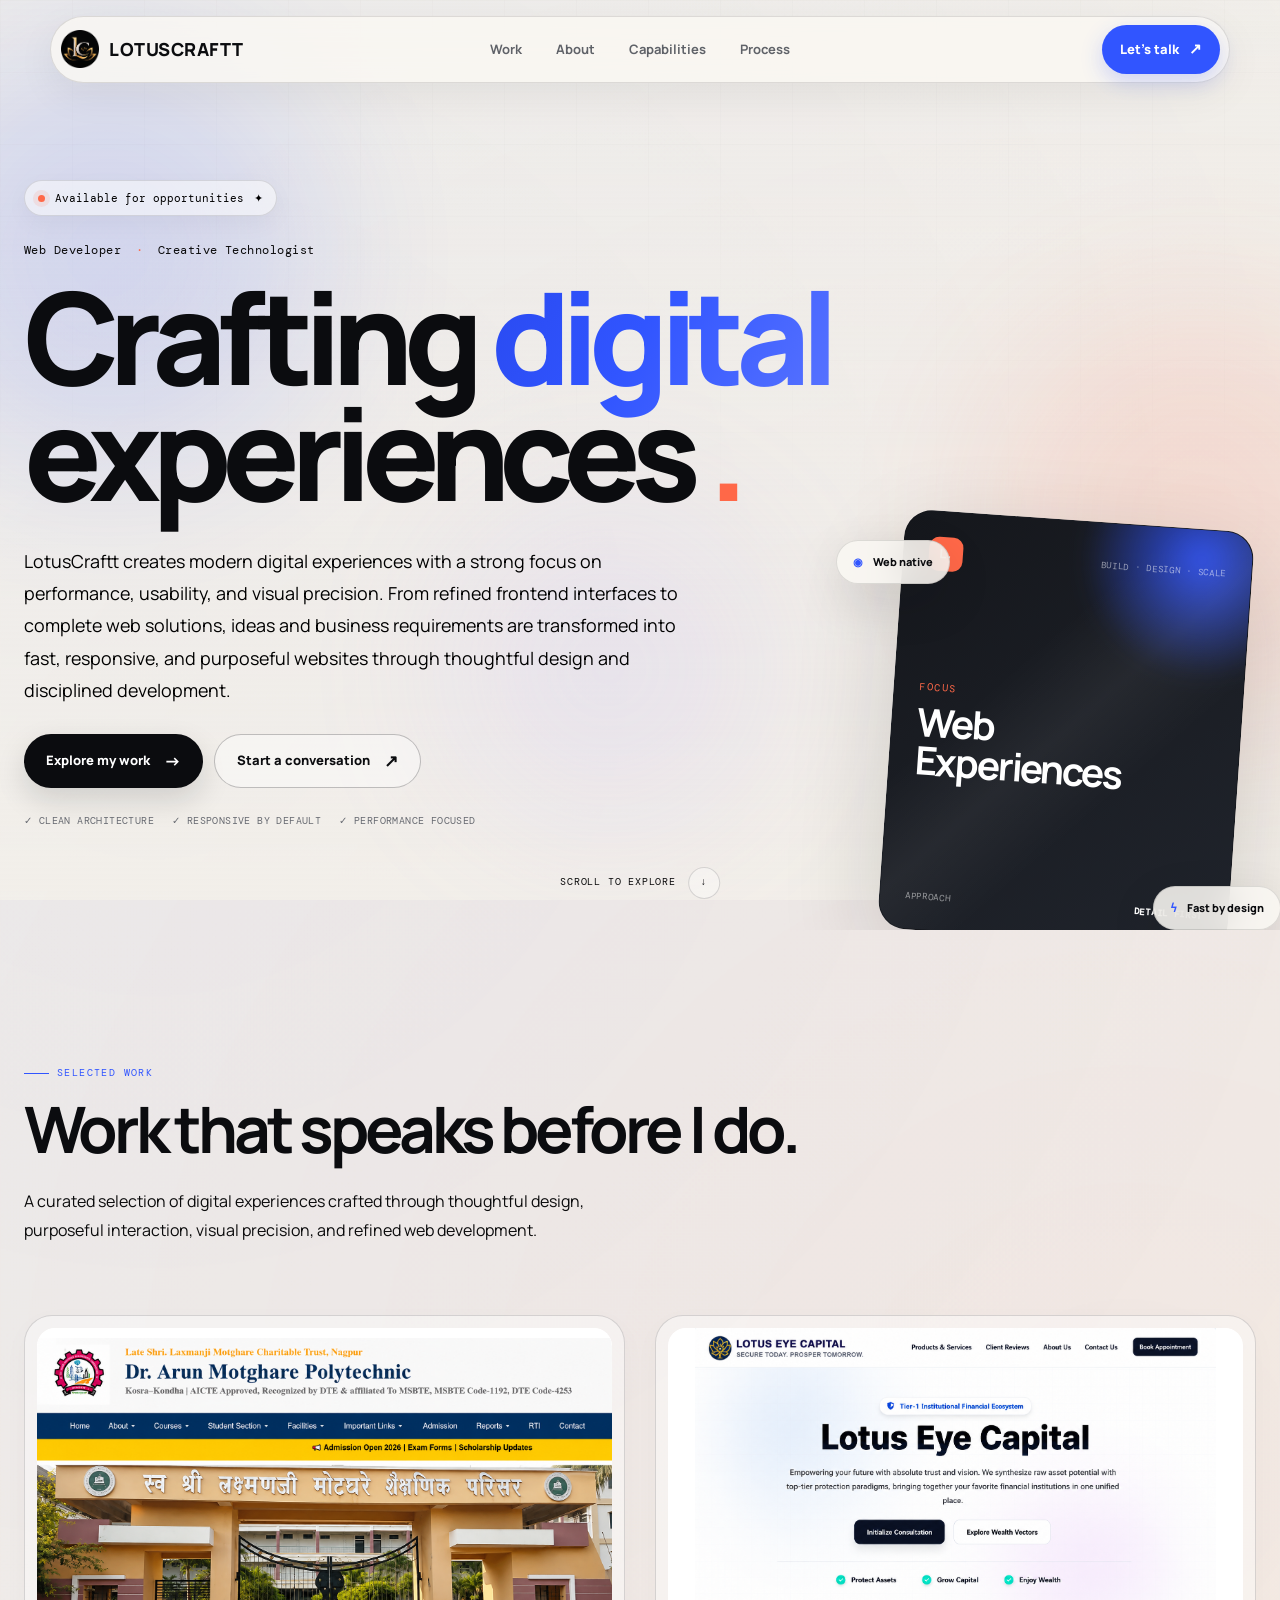
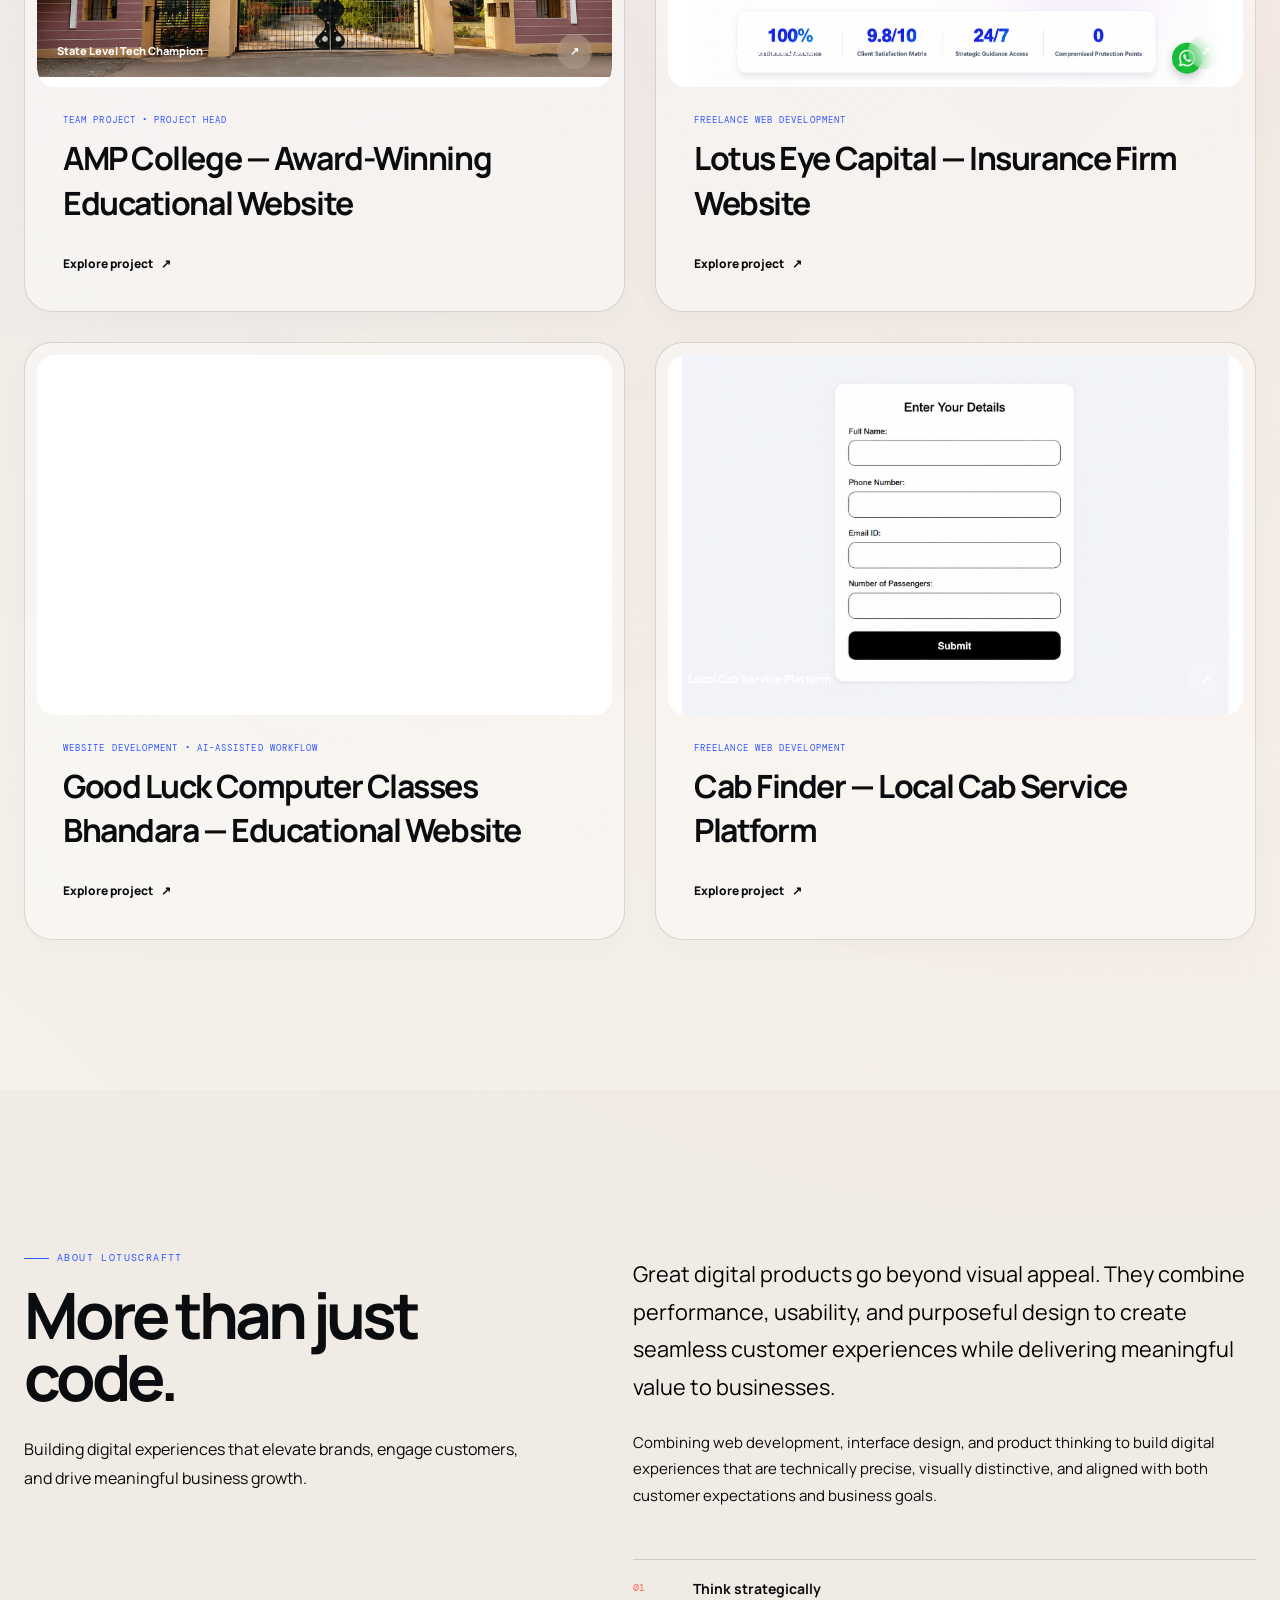
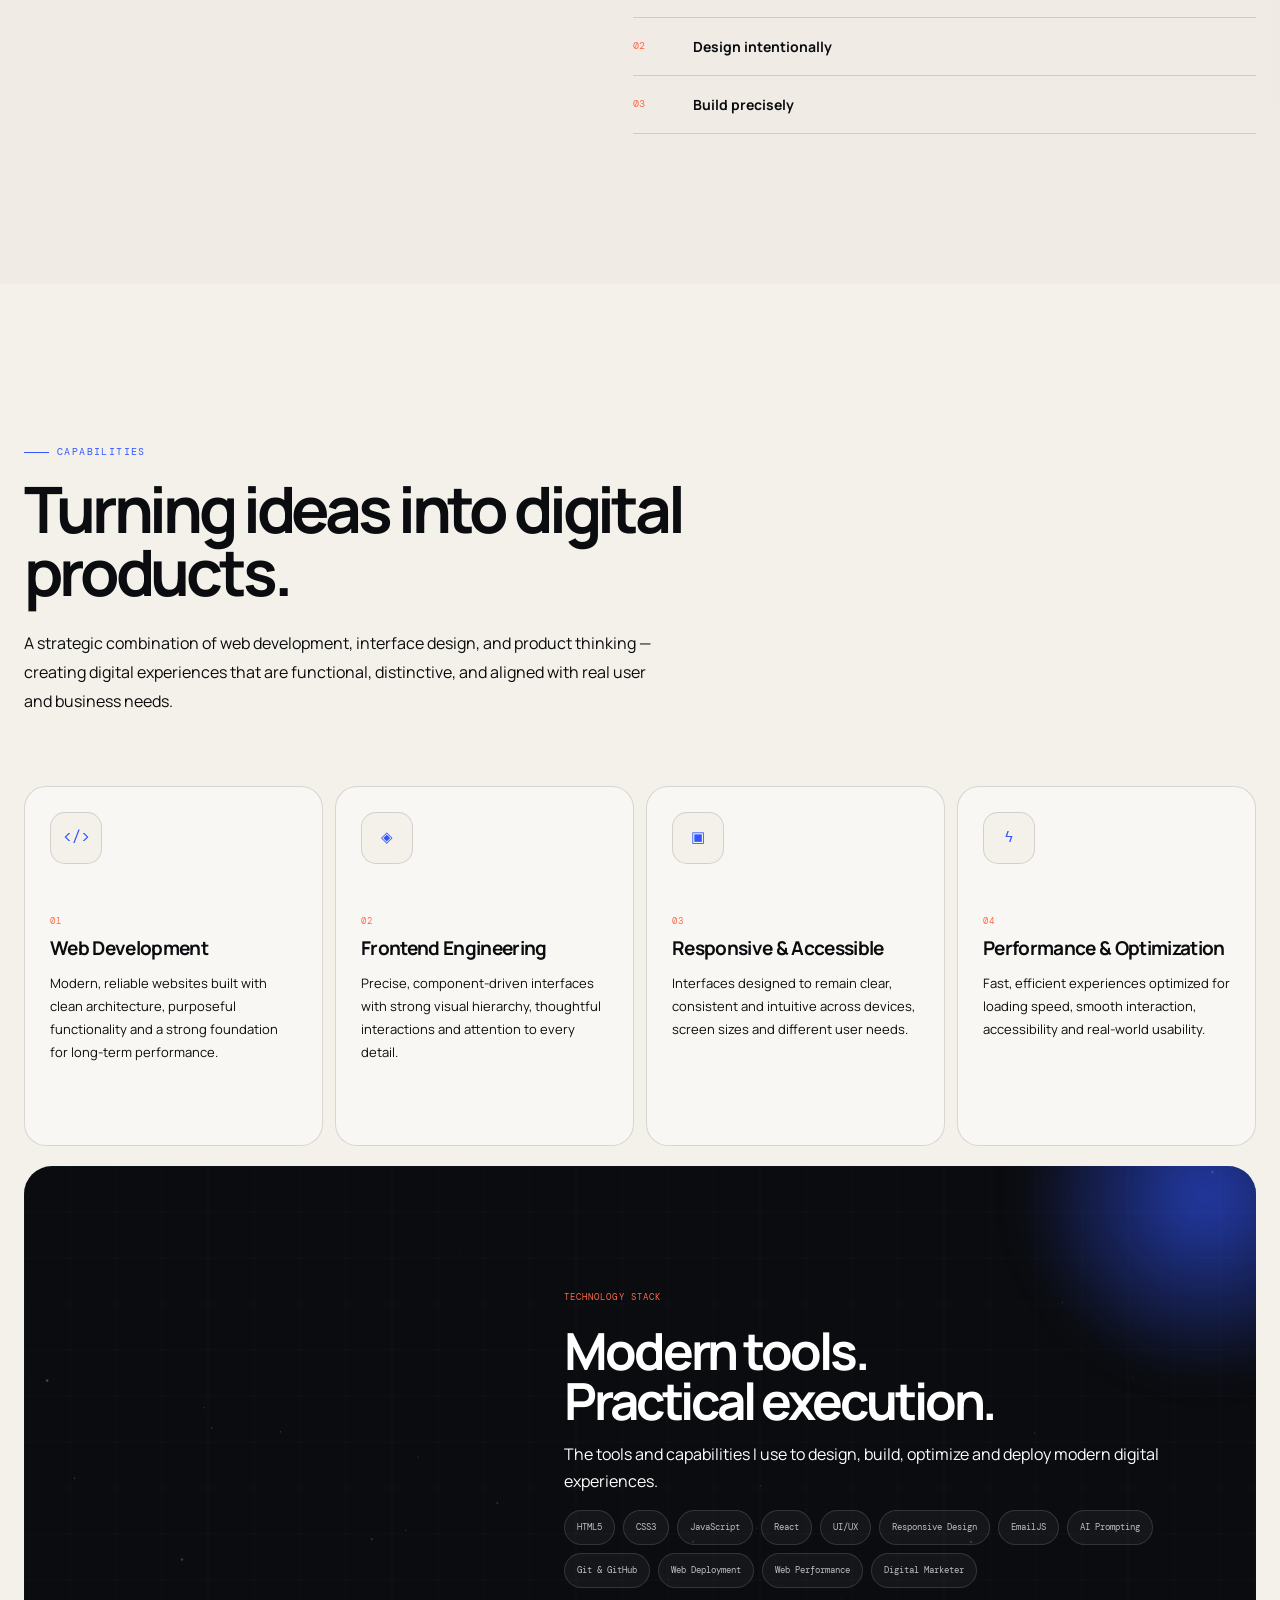
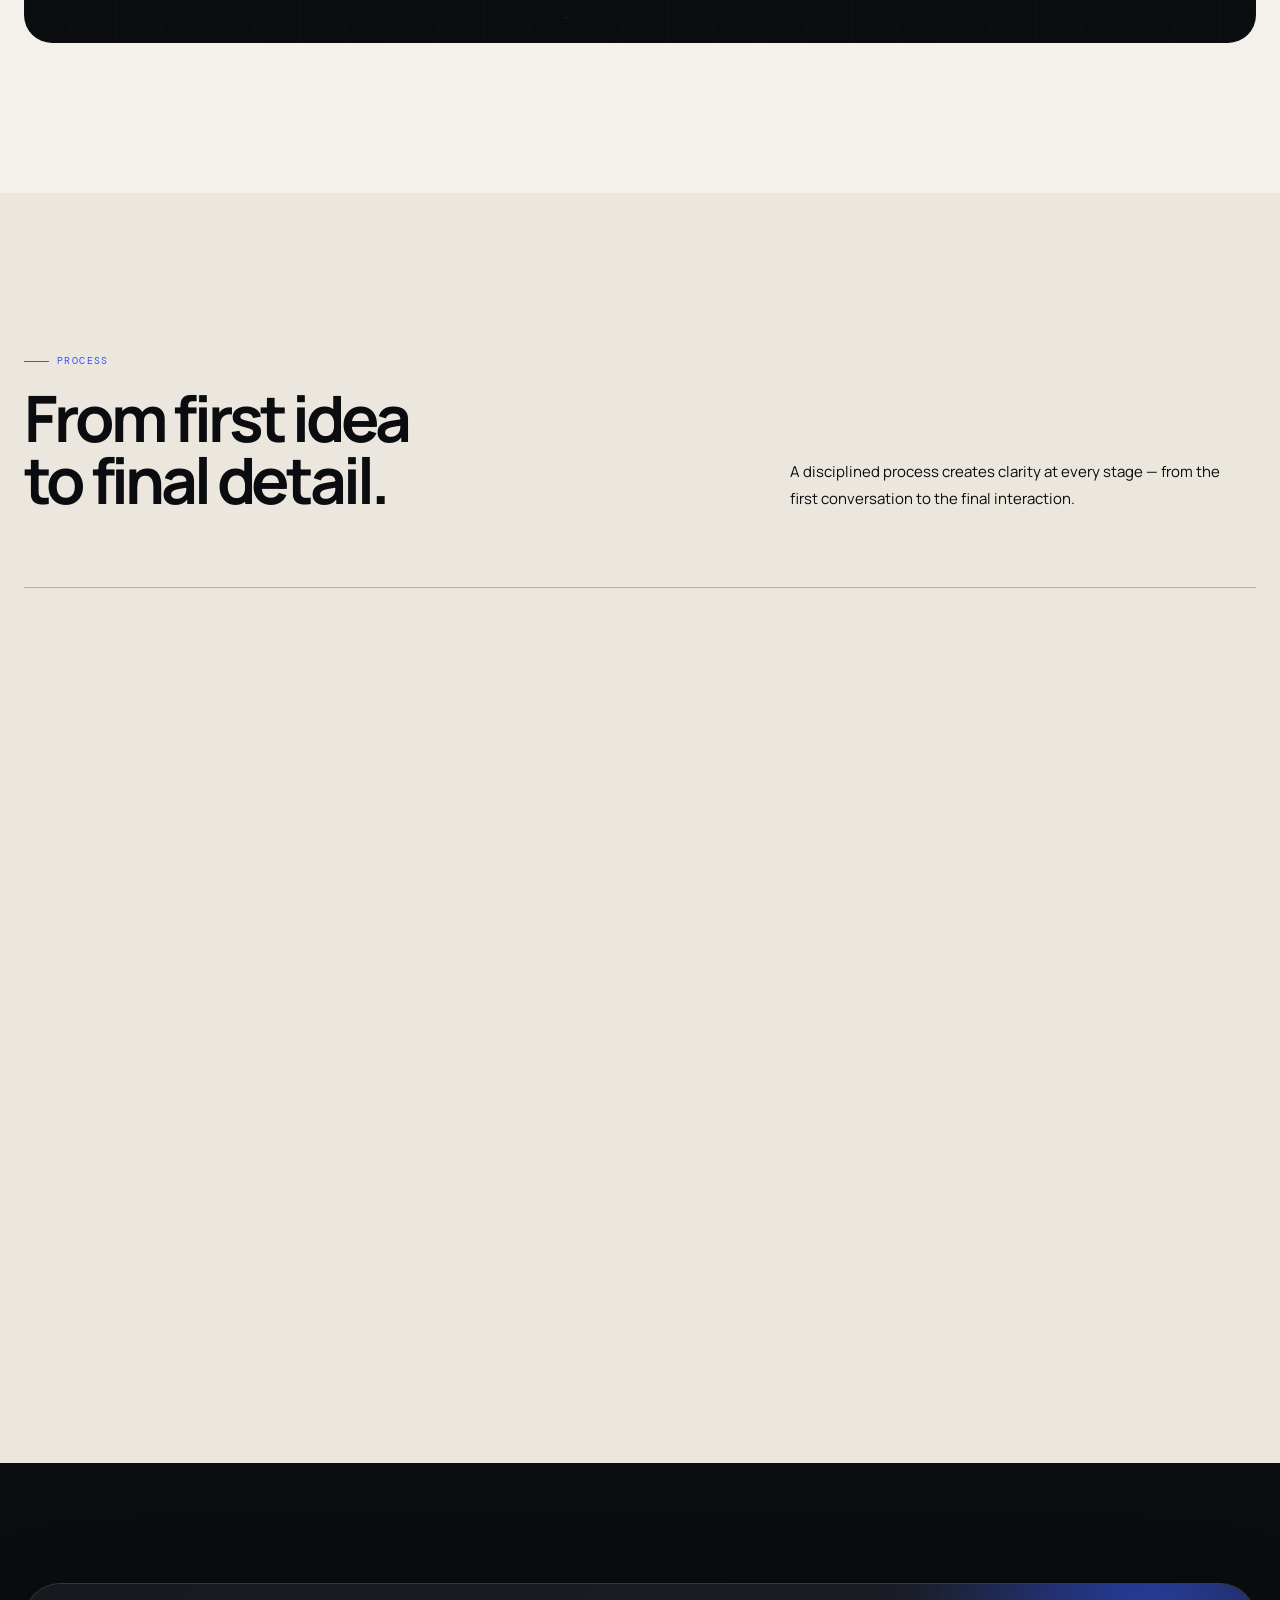
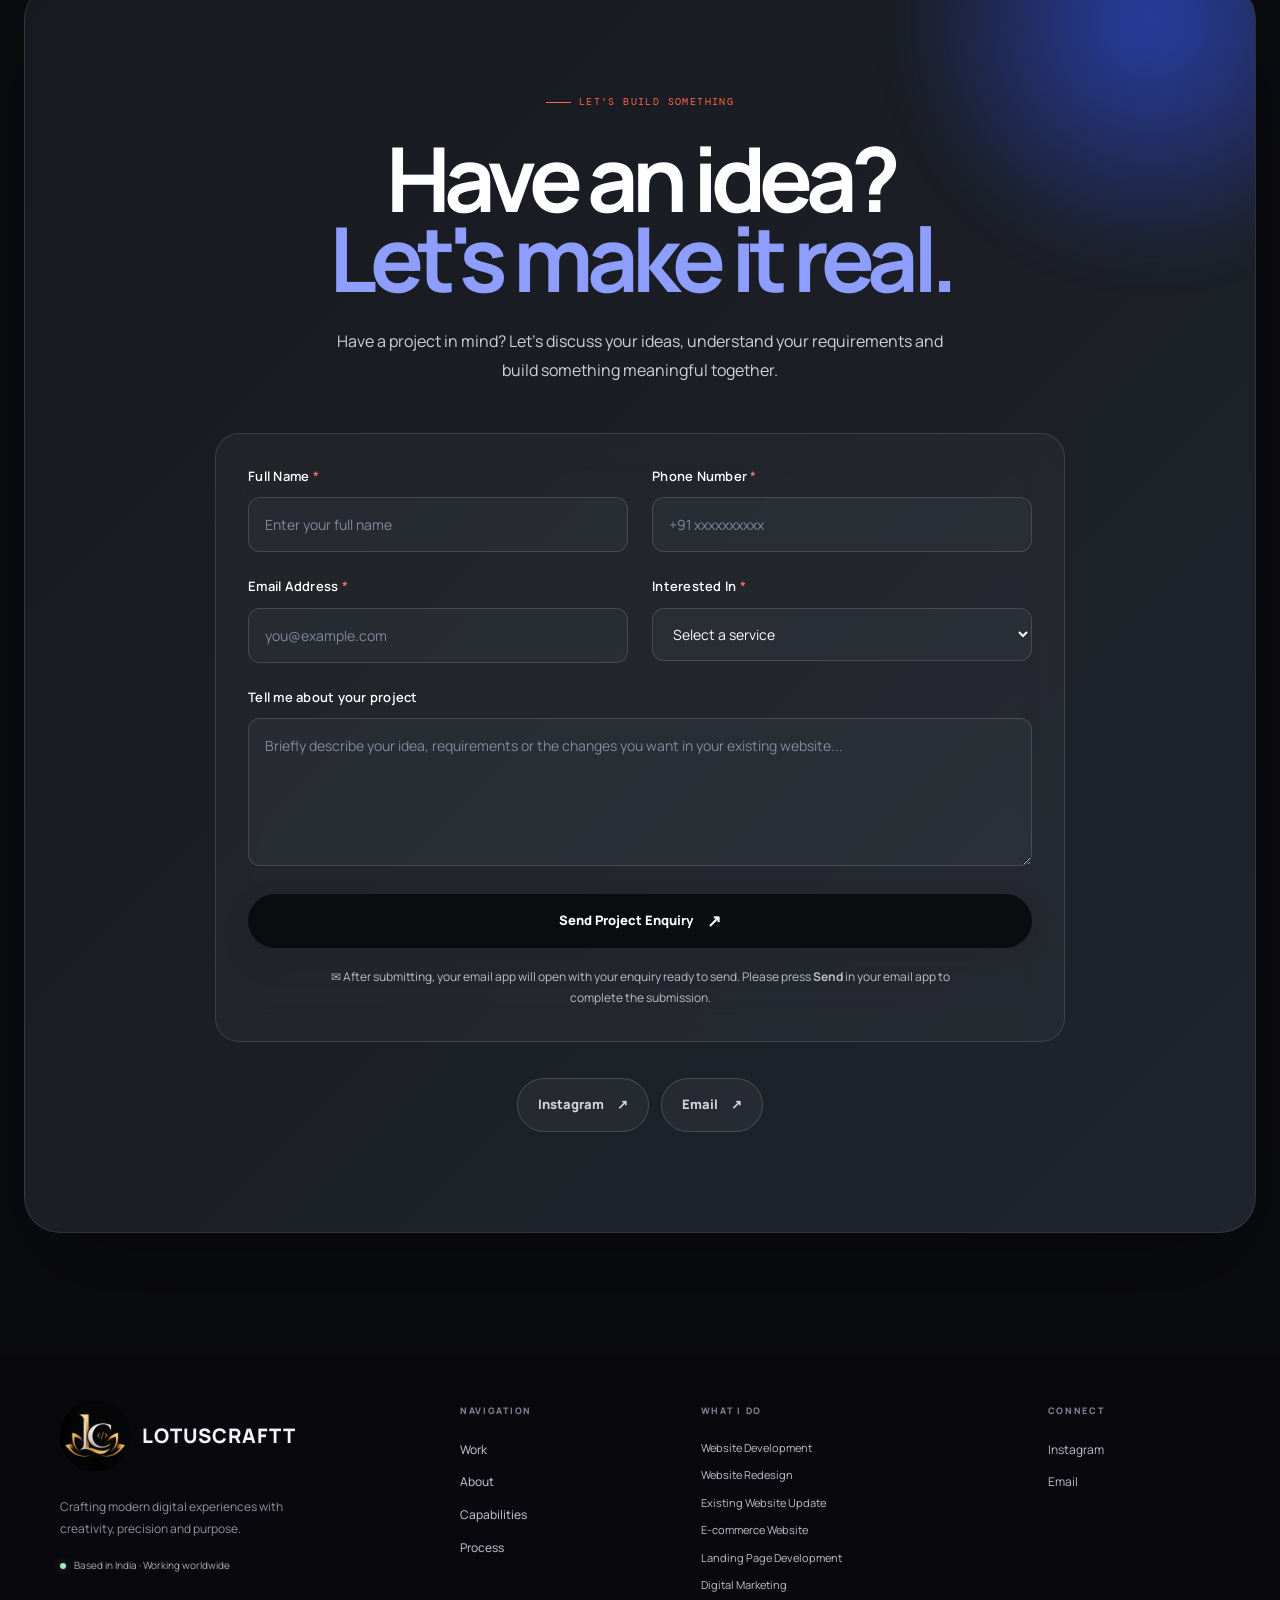
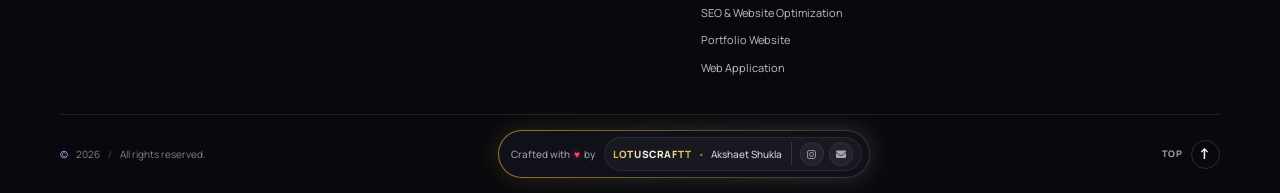
<file: index.html>
<!DOCTYPE html>
<html lang="en">

<head>
  <meta charset="UTF-8">

  <!-- Responsive Design -->
  <meta name="viewport" content="width=device-width, initial-scale=1.0">

  <!-- PRIMARY SEO -->
  <title>LotusCraftt | Web Developer & Creative Technologist</title>

  <meta name="description"
    content="Explore LotusCraftt, the portfolio of a web developer creating modern, responsive and creative websites, frontend experiences and digital solutions.">

  <meta name="author" content="LotusCraftt">
  <meta name="robots" content="index, follow">
  <meta name="theme-color" content="#080808">

  <!-- CANONICAL URL -->
  <link rel="canonical" href="https://lotuscraftt.github.io/">

  <!-- FAVICON: Browser Tab Logo -->
  <link rel="icon" type="image/png" href="img/Logo.png">

  <!-- APPLE TOUCH ICON -->
  <link rel="apple-touch-icon" href="img/Logo.png">

  <!-- OPEN GRAPH: SOCIAL SHARING -->
  <meta property="og:type" content="website">

  <meta property="og:title" content="LotusCraftt | Web Developer & Creative Technologist">

  <meta property="og:description"
    content="Discover LotusCraftt's web development projects, modern websites, responsive interfaces and creative digital experiences.">

  <meta property="og:url" content="https://lotuscraftt.github.io/">

  <meta property="og:site_name" content="LotusCraftt">

  <!-- Logo shown when sharing the website -->
  <meta property="og:image" content="https://lotuscraftt.github.io/img/Logo.png">

  <meta property="og:image:alt" content="LotusCraftt Logo">

  <meta property="og:locale" content="en_IN">

  <!-- PERFORMANCE -->
  <link rel="preconnect" href="https://cdnjs.cloudflare.com">

  <!-- FONT AWESOME -->
  <link rel="stylesheet" href="https://cdnjs.cloudflare.com/ajax/libs/font-awesome/6.5.2/css/all.min.css">

  <!-- MAIN CSS -->
  <link rel="stylesheet" href="style.css">

  <!-- STRUCTURED DATA -->
  <script type="application/ld+json">
  {
    "@context": "https://schema.org",
    "@graph": [
      {
        "@type": "WebSite",
        "@id": "https://lotuscraftt.github.io/#website",
        "url": "https://lotuscraftt.github.io/",
        "name": "LotusCraftt",
        "description": "Portfolio showcasing web development, frontend development and creative digital experiences.",
        "inLanguage": "en-IN",
        "publisher": {
          "@id": "https://lotuscraftt.github.io/#person"
        }
      },
      {
        "@type": "Person",
        "@id": "https://lotuscraftt.github.io/#person",
        "name": "Akshaet Shukla",
        "url": "https://lotuscraftt.github.io/",
        "jobTitle": "Web Developer & Creative Technologist",
        "image": "https://lotuscraftt.github.io/img/Logo.png",
        "brand": {
          "@id": "https://lotuscraftt.github.io/#brand"
        },
        "sameAs": [
          "https://instagram.com/akshaetshukla.dev"
        ],
        "knowsAbout": [
          "Web Development",
          "Frontend Development",
          "HTML",
          "CSS",
          "JavaScript",
          "Responsive Web Design",
          "UI/UX Design",
          "Website Development",
          "Website Optimization",
          "Web Performance"
        ]
      },
      {
        "@type": "Organization",
        "@id": "https://lotuscraftt.github.io/#brand",
        "name": "LotusCraftt",
        "url": "https://lotuscraftt.github.io/",
        "logo": "https://lotuscraftt.github.io/img/Logo.png",
        "description": "Creative web development brand focused on modern websites, responsive interfaces and digital experiences."
      },
      {
        "@type": "WebPage",
        "@id": "https://lotuscraftt.github.io/#webpage",
        "url": "https://lotuscraftt.github.io/",
        "name": "LotusCraftt | Web Developer & Creative Technologist",
        "description": "Explore LotusCraftt's portfolio of modern websites, frontend development projects and creative digital experiences.",
        "isPartOf": {
          "@id": "https://lotuscraftt.github.io/#website"
        },
        "about": {
          "@id": "https://lotuscraftt.github.io/#person"
        },
        "inLanguage": "en-IN"
      }
    ]
  }
  </script>

</head>

<body>
  <div class="site-shell">
    <div class="scroll-progress" id="scrollProgress" aria-hidden="true"></div>

    <div class="ambient-background" aria-hidden="true">
      <div class="ambient-grid"></div>
      <div class="ambient-glow ambient-glow-one"></div>
      <div class="ambient-glow ambient-glow-two"></div>
      <div class="ambient-glow ambient-glow-three"></div>
    </div>

    <!-- HEADER -->
    <header class="site-header">
      <div class="nav-inner">
        <button class="brand" data-scroll="home" aria-label="Go to homepage" type="button">

          <img src="img/Logo.png" alt="LotusCraftt Logo" class="brand-logo">

          <span class="brand-name">LOTUSCRAFTT</span>

        </button>

        <nav class="desktop-nav" aria-label="Main navigation">
          <button data-scroll="work" type="button">Work</button>
          <button data-scroll="about" type="button">About</button>
          <button data-scroll="capabilities" type="button">Capabilities</button>
          <button data-scroll="process" type="button">Process</button>
        </nav>

        <button class="nav-contact" data-scroll="contact" type="button">
          Let's talk
          <span class="icon" aria-hidden="true">↗</span>
        </button>

        <button class="mobile-menu-button" id="mobileMenuButton" aria-label="Toggle navigation menu"
          aria-expanded="false" type="button">
          <span class="menu-lines" aria-hidden="true">
            <i></i>
            <i></i>
            <i></i>
          </span>
        </button>
      </div>

      <!-- MOBILE MENU -->
      <div class="mobile-nav" id="mobileNav" aria-hidden="true">
        <div class="mobile-nav-inner">
          <div class="mobile-nav-label">MENU</div>
          <nav aria-label="Mobile navigation">
            <button data-scroll="work" type="button">
              <span>01</span>
              <strong>Work</strong>
              <b aria-hidden="true">↗</b>
            </button>
            <button data-scroll="about" type="button">
              <span>02</span>
              <strong>About</strong>
              <b aria-hidden="true">↗</b>
            </button>
            <button data-scroll="capabilities" type="button">
              <span>03</span>
              <strong>Capabilities</strong>
              <b aria-hidden="true">↗</b>
            </button>
            <button data-scroll="process" type="button">
              <span>04</span>
              <strong>Process</strong>
              <b aria-hidden="true">↗</b>
            </button>
          </nav>

          <button class="mobile-contact" data-scroll="contact" type="button">
            <span>Let's talk</span>
            <b aria-hidden="true">↗</b>
          </button>

          <div class="mobile-nav-footer">
            <span>LOTUSCRAFTT</span>
            <span>© 2026</span>
          </div>
        </div>
      </div>
    </header>

    <main>
      <!-- HERO -->
      <section id="home" class="hero-section" aria-labelledby="hero-title">
        <div class="hero-content container">
          <div class="availability-pill reveal">
            <span class="status-dot" aria-hidden="true"></span>
            <span>Available for opportunities</span>
            <span aria-hidden="true">✦</span>
          </div>

          <p class="hero-eyebrow reveal">
            Web Developer <span aria-hidden="true">·</span> Creative Technologist
          </p>

          <h1 id="hero-title" class="hero-title reveal">
            Crafting <span class="gradient-text">digital</span> <br> experiences
            <span class="hero-dot" aria-hidden="true">.</span>
          </h1>

          <p class="hero-description reveal">
            LotusCraftt creates modern digital experiences with a strong focus on performance,
            usability, and visual precision. From refined frontend interfaces to complete
            web solutions, ideas and business requirements are transformed into fast,
            responsive, and purposeful websites through thoughtful design and disciplined development.
          </p>

          <div class="hero-actions reveal">
            <button class="button button-primary" data-scroll="work" type="button">
              Explore my work <span aria-hidden="true">→</span>
            </button>
            <button class="button button-secondary" data-scroll="contact" type="button">
              Start a conversation <span aria-hidden="true">↗</span>
            </button>
          </div>

          <div class="hero-features reveal">
            <span>✓ Clean architecture</span>
            <span>✓ Responsive by default</span>
            <span>✓ Performance focused</span>
          </div>

          <div class="hero-visual reveal" aria-hidden="true">
            <div class="visual-card visual-card-main">
              <div class="visual-card-top">
                <span class="mini-label">L.</span>
                <span>Build · Design · Scale</span>
              </div>
              <div class="visual-center">
                <span>Focus</span>
                <strong>Web Experiences</strong>
              </div>
              <div class="visual-card-bottom">
                <span>Approach</span>
                <strong>Detail first</strong>
              </div>
            </div>
            <div class="floating-card floating-card-one">
              <span>◉</span>
              <span>Web native</span>
            </div>
            <div class="floating-card floating-card-two">
              <span>ϟ</span>
              <span>Fast by design</span>
            </div>
          </div>
        </div>

        <button class="scroll-indicator" data-scroll="work" type="button" aria-label="Scroll to selected work">
          <span>Scroll to explore</span>
          <span aria-hidden="true">↓</span>
        </button>
      </section>

      <!-- WORK / PROJECTS SECTION -->
      <!-- WORK / PROJECTS SECTION -->
      <section id="work" class="section work-section" aria-labelledby="work-title">
        <div class="container">
          <div class="section-intro reveal">
            <span class="section-eyebrow">Selected work</span>
            <h2 id="work-title">Work that speaks before I do.</h2>
            <p>
              A curated selection of digital experiences crafted through thoughtful
              design, purposeful interaction, visual precision, and refined web development.
            </p>
          </div>

          <!-- PROJECT GRID -->
          <div class="projects-grid">

            <!-- PROJECT 01 — AMP COLLEGE -->
            <article class="project-card reveal" id="amp-college">
              <div class="project-preview project-slider" data-slider data-autoplay="true" data-interval="4500"
                aria-label="AMP College project gallery">
                <div class="preview-image-wrapper">
                  <div class="project-slide active">
                    <img src="img/ampcollege1.jpg" alt="AMP College educational website" class="project-image"
                      width="1600" height="1000" loading="lazy" decoding="async">
                  </div>
                  <div class="project-slide">
                    <img src="img/ampcollege2.jpg" alt="AMP College responsive website interface" class="project-image"
                      width="1600" height="1000" loading="lazy" decoding="async">
                  </div>
                  <div class="project-slide">
                    <img src="img/ampcollege3.jpg" alt="AMP College digital experience" class="project-image"
                      width="1600" height="1000" loading="lazy" decoding="async">
                  </div>
                  <div class="project-image-overlay" aria-hidden="true"></div>
                  <button class="slider-arrow slider-prev" type="button"
                    aria-label="Previous AMP College image">←</button>
                  <button class="slider-arrow slider-next" type="button" aria-label="Next AMP College image">→</button>
                  <div class="preview-label">
                    <span>State Level Tech Champion</span>
                    <span aria-hidden="true">↗</span>
                  </div>
                </div>
              </div>

              <div class="project-content">
                <p class="project-category">Team Project • Project Head</p>
                <h3>AMP College — Award-Winning Educational Website</h3>
                <button class="project-link open-modal-btn" data-modal="modal-amp" type="button">
                  Explore project <span aria-hidden="true">↗</span>
                </button>
              </div>
            </article>

            <!-- PROJECT 02 — LOTUS EYE CAPITAL -->
            <article class="project-card reveal" id="lotus-project">
              <div class="project-preview project-slider" data-slider data-autoplay="true" data-interval="5000"
                aria-label="Lotus Eye Capital website project gallery">
                <div class="preview-image-wrapper">
                  <div class="project-slide active">
                    <img src="img/lotus1.jpg" alt="Lotus Eye Capital website" class="project-image" width="1600"
                      height="1000" loading="lazy" decoding="async">
                  </div>
                  <div class="project-slide">
                    <img src="img/lotus2.jpg" alt="Lotus Eye Capital responsive website" class="project-image"
                      width="1600" height="1000" loading="lazy" decoding="async">
                  </div>
                  <div class="project-slide">
                    <img src="img/lotus3.jpg" alt="Lotus Eye Capital website interface" class="project-image"
                      width="1600" height="1000" loading="lazy" decoding="async">
                  </div>
                  <div class="project-image-overlay" aria-hidden="true"></div>
                  <button class="slider-arrow slider-prev" type="button"
                    aria-label="Previous Lotus Eye Capital image">←</button>
                  <button class="slider-arrow slider-next" type="button"
                    aria-label="Next Lotus Eye Capital image">→</button>
                  <div class="preview-label">
                    <span>Insurance Firm Website</span>
                    <span aria-hidden="true">↗</span>
                  </div>
                </div>
              </div>

              <div class="project-content">
                <p class="project-category">Freelance Web Development</p>
                <h3>Lotus Eye Capital — Insurance Firm Website</h3>
                <button class="project-link open-modal-btn" data-modal="modal-lotus" type="button">
                  Explore project <span aria-hidden="true">↗</span>
                </button>
              </div>
            </article>

            <!-- PROJECT 03 — GOODLUCK COMPUTER CLASSES -->
            <article class="project-card reveal" id="goodluck-computer-classes">
              <div class="project-preview project-slider" data-slider data-autoplay="true" data-interval="4500"
                aria-label="Good Luck Computer Classes website gallery">
                <div class="preview-image-wrapper">
                  <div class="project-slide active">
                    <img src="img/GoodLuck1.jpg" alt="Good Luck Computer Classes Bhandara website homepage"
                      class="project-image" width="1600" height="1000" loading="lazy" decoding="async">
                  </div>
                  <div class="project-slide">
                    <img src="img/GoodLuck2.jpg" alt="Good Luck Computer Classes courses and training information"
                      class="project-image" width="1600" height="1000" loading="lazy" decoding="async">
                  </div>
                  <div class="project-slide">
                    <img src="img/GoodLuck3.jpg" alt="Good Luck Computer Classes admission enquiry interface"
                      class="project-image" width="1600" height="1000" loading="lazy" decoding="async">
                  </div>
                  <div class="project-image-overlay" aria-hidden="true"></div>
                  <button class="slider-arrow slider-prev" type="button"
                    aria-label="Previous Good Luck Computer Classes image">←</button>
                  <button class="slider-arrow slider-next" type="button"
                    aria-label="Next Good Luck Computer Classes image">→</button>
                  <div class="preview-label">
                    <span>Live Educational Website</span>
                    <span aria-hidden="true">↗</span>
                  </div>
                </div>
              </div>

              <div class="project-content">
                <p class="project-category">Website Development • AI-Assisted Workflow</p>
                <h3>Good Luck Computer Classes Bhandara — Educational Website</h3>
                <button class="project-link open-modal-btn" data-modal="modal-goodluck" type="button">
                  Explore project <span aria-hidden="true">↗</span>
                </button>
              </div>
            </article>

            <!-- PROJECT 04 — CAB FINDER -->
            <article class="project-card reveal" id="cab-finder">
              <div class="project-preview project-slider" data-slider data-autoplay="true" data-interval="5500"
                aria-label="Cab Finder website project gallery">
                <div class="preview-image-wrapper">
                  <div class="project-slide active">
                    <img src="img/cabfinder1.png" alt="Cab Finder web application" class="project-image" width="1600"
                      height="1000" loading="lazy" decoding="async">
                  </div>
                  <div class="project-slide">
                    <img src="img/cabfinder2.png" alt="Cab Finder responsive interface" class="project-image"
                      width="1600" height="1000" loading="lazy" decoding="async">
                  </div>
                  <div class="project-slide">
                    <img src="img/cabfinder3.png" alt="Cab Finder digital product interface" class="project-image"
                      width="1600" height="1000" loading="lazy" decoding="async">
                  </div>
                  <div class="project-image-overlay" aria-hidden="true"></div>
                  <button class="slider-arrow slider-prev" type="button"
                    aria-label="Previous Cab Finder image">←</button>
                  <button class="slider-arrow slider-next" type="button" aria-label="Next Cab Finder image">→</button>
                  <div class="preview-label">
                    <span>Local Cab Service Platform</span>
                    <span aria-hidden="true">↗</span>
                  </div>
                </div>
              </div>

              <div class="project-content">
                <p class="project-category">Freelance Web Development</p>
                <h3>Cab Finder — Local Cab Service Platform</h3>
                <button class="project-link open-modal-btn" data-modal="modal-cab" type="button">
                  Explore project <span aria-hidden="true">↗</span>
                </button>
              </div>
            </article>
          </div>
        </div>
      </section>

      <!-- ================= DETAILED PROJECT MODALS (POPUP) ================= -->

      <!-- MODAL 1: AMP COLLEGE -->
      <div class="project-modal" id="modal-amp" aria-hidden="true">
        <div class="modal-backdrop"></div>
        <div class="modal-content">
          <button class="modal-close" type="button" aria-label="Close modal">×</button>
          <p class="project-category">Team Project • Project Head</p>
          <h2>AMP College — Award-Winning Educational Website</h2>
          <div class="project-achievement">
            <span>State Level Tech Champion</span>
            <span>Silver Prize</span>
            <span>Project Head</span>
          </div>
          <p class="project-description">
            Led the development of an educational website as Project Head, contributing to frontend development,
            responsive UI and core project ideas.
          </p>
          <p class="project-description">
            Implemented features including <strong>EmailJS-powered contact messaging</strong> and frontend interactions,
            helping the project earn the <strong>Silver Prize</strong> at the Inter Polytechnic State Level competition.
          </p>
          <div class="project-tags">
            <span>State Level Tech Champion</span>
            <span>Silver Prize</span>
            <span>Project Head</span>
            <span>Frontend Development</span>
            <span>Web Development</span>
            <span>Responsive Design</span>
            <span>UI/UX</span>
            <span>EmailJS</span>
            <span>Git &amp; GitHub</span>
            <span>Team Collaboration</span>
          </div>
          <a href="https://ampcollege.github.io" target="_blank" rel="noopener noreferrer"
            class="button button-primary">
            Visit Live Website <span aria-hidden="true">↗</span>
          </a>
        </div>
      </div>

      <!-- MODAL 2: LOTUS EYE CAPITAL -->
      <div class="project-modal" id="modal-lotus" aria-hidden="true">
        <div class="modal-backdrop"></div>
        <div class="modal-content">
          <button class="modal-close" type="button" aria-label="Close modal">×</button>
          <p class="project-category">Freelance Web Development</p>
          <h2>Lotus Eye Capital — Insurance Firm Website</h2>
          <p class="project-description">
            Designed and developed a modern, responsive website for Lotus Eye Capital, tailored to business requirements
            and focused on strengthening its digital presence and customer reach.
          </p>
          <div class="project-tags">
            <span>Freelance Client</span>
            <span>Insurance Firm</span>
            <span>Frontend Development</span>
            <span>Web Development</span>
            <span>Responsive UI</span>
            <span>Modern UI</span>
            <span>UI/UX</span>
            <span>Business-Focused Design</span>
          </div>
          <a href="https://lotuseyecapital.github.io" target="_blank" rel="noopener noreferrer"
            class="button button-primary">
            Visit Live Website <span aria-hidden="true">↗</span>
          </a>
        </div>
      </div>

      <!-- MODAL 3: GOOD LUCK COMPUTER CLASSES -->
      <div class="project-modal" id="modal-goodluck" aria-hidden="true">
        <div class="modal-backdrop"></div>
        <div class="modal-content">
          <button class="modal-close" type="button" aria-label="Close modal">×</button>
          <p class="project-category">Website Development • AI-Assisted Workflow</p>
          <h2>Good Luck Computer Classes Bhandara — Educational Website</h2>
          <div class="project-achievement">
            <span>Live Website</span>
            <span>Responsive Design</span>
            <span>AI-Assisted Development</span>
          </div>
          <p class="project-description">
            Designed and developed a website for Good Luck Computer Classes, Bhandara, to showcase the institute, its
            computer training courses and student enquiry options through a clear, user-friendly online experience.
          </p>
          <p class="project-description">
            Built using <strong>HTML, CSS and JavaScript</strong>, with <strong>AI prompting</strong> to assist with
            coding, troubleshooting and interface improvements.
          </p>
          <div class="project-tags">
            <span>HTML5</span>
            <span>CSS3</span>
            <span>JavaScript</span>
            <span>AI Prompting</span>
            <span>Frontend Development</span>
            <span>Responsive Design</span>
            <span>UI/UX</span>
            <span>Educational Website</span>
          </div>
          <a href="https://akshaet4-bot.github.io/Goodluck/" target="_blank" rel="noopener noreferrer"
            class="button button-primary">
            Visit Live Website <span aria-hidden="true">↗</span>
          </a>
        </div>
      </div>

      <!-- MODAL 4: CAB FINDER -->
      <div class="project-modal" id="modal-cab" aria-hidden="true">
        <div class="modal-backdrop"></div>
        <div class="modal-content">
          <button class="modal-close" type="button" aria-label="Close modal">×</button>
          <p class="project-category">Freelance Web Development</p>
          <h2>Cab Finder — Local Cab Service Platform</h2>
          <p class="project-description">
            Designed and developed a modern, responsive web platform for local cab drivers to establish a digital
            presence, showcase their services and connect with customers through a streamlined online experience.
          </p>
          <div class="project-tags">
            <span>Freelance Client</span>
            <span>Web Development</span>
            <span>Frontend Development</span>
            <span>Responsive UI</span>
            <span>UI/UX</span>
            <span>Local Cab Services</span>
          </div>
          <a href="https://freelancingbyakshat.github.io/cabfinder/" target="_blank" rel="noopener noreferrer"
            class="button button-primary">
            Visit Live Website <span aria-hidden="true">↗</span>
          </a>
        </div>
      </div>



      <!-- ABOUT -->
      <section id="about" class="section about-section" aria-labelledby="about-title">
        <div class="container">
          <div class="about-grid">
            <div class="section-intro reveal">
              <span class="section-eyebrow">About LotusCraftt</span>
              <h2 id="about-title">More than just code.</h2>
              <p>Building digital experiences that elevate brands, engage customers, and drive meaningful business
                growth.</p>
            </div>
            <div class="about-copy reveal">
              <p>Great digital products go beyond visual appeal. They combine performance, usability, and purposeful
                design to create seamless customer experiences while delivering meaningful value to businesses.</p>
              <p>Combining web development, interface design, and product thinking to build digital experiences that are
                technically precise, visually distinctive, and aligned with both customer expectations and business
                goals.</p>
              <div class="about-principles">
                <div><span>01</span><strong>Think strategically</strong></div>
                <div><span>02</span><strong>Design intentionally</strong></div>
                <div><span>03</span><strong>Build precisely</strong></div>
              </div>
            </div>
          </div>
        </div>
      </section>

      <!-- CAPABILITIES -->
      <section id="capabilities" class="section capabilities-section" aria-labelledby="capabilities-title">
        <div class="container">
          <div class="section-intro reveal">
            <span class="section-eyebrow">Capabilities</span>
            <h2 id="capabilities-title">Turning ideas into digital products.</h2>
            <p>A strategic combination of web development, interface design, and product thinking — creating digital
              experiences that are functional, distinctive, and aligned with real user and business needs.</p>
          </div>

          <div class="capabilities-grid">
            <article class="capability-card reveal">
              <div class="capability-icon" aria-hidden="true">&lt;/&gt;</div>
              <span class="capability-number">01</span>
              <h3>Web Development</h3>
              <p>Modern, reliable websites built with clean architecture, purposeful functionality and a strong
                foundation for long-term performance.</p>
            </article>

            <article class="capability-card reveal">
              <div class="capability-icon" aria-hidden="true">◈</div>
              <span class="capability-number">02</span>
              <h3>Frontend Engineering</h3>
              <p>Precise, component-driven interfaces with strong visual hierarchy, thoughtful interactions and
                attention to every detail.</p>
            </article>

            <article class="capability-card reveal">
              <div class="capability-icon" aria-hidden="true">▣</div>
              <span class="capability-number">03</span>
              <h3>Responsive &amp; Accessible</h3>
              <p>Interfaces designed to remain clear, consistent and intuitive across devices, screen sizes and
                different user needs.</p>
            </article>

            <article class="capability-card reveal">
              <div class="capability-icon" aria-hidden="true">ϟ</div>
              <span class="capability-number">04</span>
              <h3>Performance &amp; Optimization</h3>
              <p>Fast, efficient experiences optimized for loading speed, smooth interaction, accessibility and
                real-world usability.</p>
            </article>
          </div>

          <!-- TECHNOLOGY STACK -->
          <div class="skills-panel skills-interactive reveal" data-cursor-glow>
            <div class="skills-glow" aria-hidden="true"></div>
            <div class="skills-glow skills-glow-secondary" aria-hidden="true"></div>
            <div class="skills-particles" aria-hidden="true"></div>
            <div class="skills-panel-content">
              <div class="skills-panel-heading">
                <span class="panel-label">Technology Stack</span>
                <h3>Modern tools. <br> <span>Practical execution.</span></h3>
                <p>The tools and capabilities I use to design, build, optimize and deploy modern digital experiences.
                </p>
              </div>
              <div class="skills-list">
                <span>HTML5</span>
                <span>CSS3</span>
                <span>JavaScript</span>
                <span>React</span>
                <span>UI/UX</span>
                <span>Responsive Design</span>
                <span>EmailJS</span>
                <span>AI Prompting</span>
                <span>Git &amp; GitHub</span>
                <span>Web Deployment</span>
                <span>Web Performance</span>
                <span>Digital Marketer</span>
              </div>
            </div>
          </div>
        </div>
      </section>

      <!-- PROCESS -->
      <section id="process" class="section process-section" aria-labelledby="process-title">
        <div class="container">
          <div class="process-heading">
            <div>
              <span class="section-eyebrow">Process</span>
              <h2 id="process-title">From first idea <br> to final detail.</h2>
            </div>
            <p>A disciplined process creates clarity at every stage — from the first conversation to the final
              interaction.</p>
          </div>

          <div class="process-list">
            <article class="process-item reveal">
              <span class="process-number">01</span>
              <div class="process-title">
                <h3>Understand</h3>
              </div>
              <p>Every strong experience starts with clarity. I understand the product, audience, business objective and
                the problem that actually needs solving.</p>
              <span aria-hidden="true">→</span>
            </article>

            <article class="process-item reveal">
              <span class="process-number">02</span>
              <div class="process-title">
                <h3>Structure</h3>
              </div>
              <p>Ideas become an intentional information architecture where content, hierarchy and interactions have a
                clear purpose.</p>
              <span aria-hidden="true">→</span>
            </article>

            <article class="process-item reveal">
              <span class="process-number">03</span>
              <div class="process-title">
                <h3>Design</h3>
              </div>
              <p>Typography, spacing, composition, color and motion come together to establish a visual language that
                feels distinctive and purposeful.</p>
              <span aria-hidden="true">→</span>
            </article>

            <article class="process-item reveal">
              <span class="process-number">04</span>
              <div class="process-title">
                <h3>Build</h3>
              </div>
              <p>The experience is translated into clean, maintainable and production-ready code with responsive
                behavior built from the ground up.</p>
              <span aria-hidden="true">→</span>
            </article>

            <article class="process-item reveal">
              <span class="process-number">05</span>
              <div class="process-title">
                <h3>Refine</h3>
              </div>
              <p>The final layer is where polish happens — transitions, spacing, accessibility, performance and the
                small details people remember.</p>
              <span aria-hidden="true">→</span>
            </article>
          </div>
        </div>
      </section>

      <!-- CONTACT -->

      <!-- CONTACT SECTION -->
      <section id="contact" class="contact-section" aria-labelledby="contact-title">

        <div class="container">

          <div class="contact-card reveal">

            <div class="contact-glow" aria-hidden="true"></div>

            <!-- Section Heading -->
            <div class="contact-header">

              <span class="section-eyebrow">
                Let's build something
              </span>

              <h2 id="contact-title">
                Have an idea?
                <br>
                <span>Let's make it real.</span>
              </h2>

              <p>
                Have a project in mind? Let's discuss your ideas,
                understand your requirements and build something
                meaningful together.
              </p>

            </div>

            <!-- Contact Form -->
            <form id="freelance-contact-form" class="freelance-contact-form" action="mailto:akshaetshukla.dev@gmail.com"
              method="post" enctype="text/plain">

              <div class="form-grid">

                <!-- Full Name -->
                <div class="form-group">
                  <label for="client-name">
                    Full Name <span>*</span>
                  </label>

                  <input type="text" id="client-name" name="Full Name" placeholder="Enter your full name"
                    autocomplete="name" required>
                </div>

                <!-- Phone Number -->
                <div class="form-group">
                  <label for="client-phone">
                    Phone Number <span>*</span>
                  </label>

                  <input type="tel" id="client-phone" name="Phone Number" placeholder="+91 xxxxxxxxxx"
                    autocomplete="tel" pattern="[0-9+() -]{10,18}" title="Please enter a valid phone number" required>
                </div>

                <!-- Email -->
                <div class="form-group">
                  <label for="client-email">
                    Email Address <span>*</span>
                  </label>

                  <input type="email" id="client-email" name="Email Address" placeholder="you@example.com"
                    autocomplete="email" required>
                </div>

                <!-- Interested In -->
                <div class="form-group">
                  <label for="project-type">
                    Interested In <span>*</span>
                  </label>

                  <select id="project-type" name="Interested In" required>
                    <option value="" disabled selected>
                      Select a service
                    </option>

                    <option value="Website Development">
                      Website Development
                    </option>

                    <option value="Website Redesign">
                      Website Redesign
                    </option>

                    <option value="Existing Website Update">
                      Existing Website Update
                    </option>

                    <option value="E-commerce Website">
                      E-commerce Website
                    </option>

                    <option value="Landing Page">
                      Landing Page Development
                    </option>

                    <option value="Digital Marketing">
                      Digital Marketing
                    </option>

                    <option value="SEO">
                      SEO & Website Optimization
                    </option>

                    <option value="Portfolio Website">
                      Portfolio Website
                    </option>

                    <option value="Web Application">
                      Web Application
                    </option>

                    <option value="Other">
                      Other
                    </option>
                  </select>
                </div>

                <!-- Project Details -->
                <div class="form-group form-group-full">
                  <label for="project-details">
                    Tell me about your project
                  </label>

                  <textarea id="project-details" name="Project Details" rows="5"
                    placeholder="Briefly describe your idea, requirements or the changes you want in your existing website..."></textarea>
                </div>

              </div>

              <!-- Submit -->
              <button type="submit" class="button button-primary freelance-submit-btn">
                Send Project Enquiry
                <span aria-hidden="true">↗</span>
              </button>

              <!-- Email Instructions -->
              <p class="form-note">
                <span aria-hidden="true">✉</span>
                After submitting, your email app will open with
                your enquiry ready to send. Please press
                <strong>Send</strong> in your email app to complete
                the submission.
              </p>

            </form>

            <!-- Social Links -->
            <div class="contact-socials">

              <a href="https://instagram.com/akshaetshukla.dev" target="_blank" rel="noopener noreferrer"
                class="social-button">
                Instagram <span aria-hidden="true">↗</span>
              </a>

              <a href="mailto:akshaetshukla.dev@gmail.com" class="social-button">
                Email <span aria-hidden="true">↗</span>
              </a>

            </div>
          </div>
        </div>
      </section>
    </main>


    <!-- ==========================================
     LOTUSCRAFTT — COMPACT PREMIUM FOOTER
========================================== -->

    <footer class="lc-footer" id="footer">

      <div class="lc-footer-container">

        <!-- MAIN FOOTER -->
        <div class="lc-footer-main">

          <!-- BRAND -->
          <div class="lc-footer-brand">

            <a href="#home" class="lc-footer-logo">
              <img src="img/Logo.png" alt="LotusCraftt Logo" class="lc-footer-logo-image">

              <span class="lc-footer-logo-name">
                LOTUSCRAFTT
              </span>
            </a>

            <p class="lc-footer-description">
              Crafting modern digital experiences
              with creativity, precision and purpose.
            </p>

            <div class="lc-footer-location">
              <span class="lc-footer-location-dot"></span>
              Based in India · Working worldwide
            </div>

          </div>


          <!-- NAVIGATION -->
          <div class="lc-footer-column">

            <h3 class="lc-footer-heading">
              NAVIGATION
            </h3>

            <nav class="lc-footer-nav" aria-label="Footer navigation">

              <button type="button" data-scroll="work">
                Work
              </button>

              <button type="button" data-scroll="about">
                About
              </button>

              <button type="button" data-scroll="capabilities">
                Capabilities
              </button>

              <button type="button" data-scroll="process">
                Process
              </button>

            </nav>

          </div>


          <!-- WHAT I DO -->
          <div class="lc-footer-column lc-footer-services">

            <h3 class="lc-footer-heading">
              WHAT I DO
            </h3>

            <div class="lc-footer-service-list">

              <a href="#contact">Website Development</a>

              <a href="#contact">Website Redesign</a>

              <a href="#contact">Existing Website Update</a>

              <a href="#contact">E-commerce Website</a>

              <a href="#contact">Landing Page Development</a>

              <a href="#contact">Digital Marketing</a>

              <a href="#contact">SEO & Website Optimization</a>

              <a href="#contact">Portfolio Website</a>

              <a href="#contact">Web Application</a>

            </div>

          </div>


          <!-- CONNECT -->
          <div class="lc-footer-column lc-footer-connect">

            <h3 class="lc-footer-heading">
              CONNECT
            </h3>

            <div class="lc-footer-social-links">

              <a href="https://instagram.com/akshaetshukla.dev" target="_blank" rel="noopener noreferrer">
                Instagram <span>↗</span>
              </a>

              <a href="mailto:akshaetshukla.dev@gmail.com">
                Email <span>↗</span>
              </a>

            </div>

          </div>

        </div>


        <!-- FOOTER BOTTOM -->
        <div class="lc-footer-bottom">

          <!-- COPYRIGHT -->
          <div class="lc-footer-copyright">

            <span>©</span>

            <span id="lc-footer-year">2026</span>

            <span class="lc-footer-copyright-divider">/</span>

            <span>All rights reserved.</span>

          </div>


          <!-- DEVELOPER ADVERTISEMENT -->
          <div class="dev-master-badge">

            <div class="dev-badge-glow"></div>

            <div class="dev-badge-inner">

              <span class="dev-crafted-text">
                Crafted with
                <span class="glowing-heart">♥</span>
                by
              </span>

              <div class="dev-identity-pill">

                <a href="https://Lotuscraftt.github.io" target="_blank" rel="noopener noreferrer"
                  class="dev-brand-anchor" title="Explore LotusCraftt">

                  <span class="dev-brand-gold">
                    LOTUSCRAFTT
                  </span>

                  <span class="dev-separator">•</span>

                  <span class="dev-sub-tag">
                    Akshaet Shukla
                  </span>

                </a>

                <!-- SOCIAL QUICK LINKS -->
                <div class="dev-launchpad">

                  <a href="https://instagram.com/akshaetshukla.dev" target="_blank" rel="noopener noreferrer"
                    class="dev-launch-btn insta-btn" title="Follow on Instagram" aria-label="Instagram">
                    <i class="fab fa-instagram"></i>
                  </a>

                  <a href="mailto:akshaetshukla.dev@gmail.com" class="dev-launch-btn email-btn"
                    title="Send Direct Email" aria-label="Email">
                    <i class="fas fa-envelope"></i>
                  </a>

                </div>

              </div>

            </div>

          </div>


          <!-- BACK TO TOP -->
          <button type="button" class="lc-footer-back-top" id="lc-footer-back-top" aria-label="Back to top">

            <span>TOP</span>

            <span class="lc-footer-back-top-icon">
              ↑
            </span>

          </button>

        </div>

      </div>

    </footer>
  </div>

  <script src="script.js" defer></script>
</body>

</html>
</file>
<file: style.css>
/* =========================================================
   01. FONT IMPORTS
   ========================================================= */

@import url('https://fonts.googleapis.com/css2?family=DM+Mono:wght@400;500&family=Manrope:wght@400;500;600;700;800&display=swap');


/* =========================================================
   02. ROOT DESIGN TOKENS
   ========================================================= */

:root {

  /* ---------- CORE COLORS ---------- */

  --color-bg: #f4f1ea;
  --color-bg-soft: #ebe7de;
  --color-surface: #faf8f3;
  --color-surface-2: #ffffff;

  /* ---------- TEXT COLORS ---------- */

  /* Primary — headings, important text */
  --color-ink: #0b0c0f;

  /* Secondary — paragraphs, descriptions */
  --color-ink-soft: #000000;

  /* Muted — labels, metadata, small text */
  --color-muted: #0b0b0c;


  /* ---------- ACCENTS ---------- */

  --color-blue: #3155ff;
  --color-blue-dark: #1734c9;
  --color-blue-soft: #dfe5ff;

  --color-coral: #ff6848;
  --color-coral-dark: #dc482d;
  --color-coral-soft: #ffe0d8;


  /* ---------- LINES ---------- */

  --color-border: rgba(11, 12, 15, 0.14);
  --color-border-strong: rgba(11, 12, 15, 0.24);
  --color-border-light: rgba(255, 255, 255, 0.45);


  /* ---------- TYPOGRAPHY ---------- */

  --font-display: "Manrope", sans-serif;
  --font-body: "Manrope", sans-serif;
  --font-mono: "DM Mono", monospace;


  /* ---------- LAYOUT ---------- */

  --container: 1280px;
  --header-height: 82px;


  /* ---------- RADIUS ---------- */

  --radius-sm: 10px;
  --radius-md: 18px;
  --radius-lg: 28px;
  --radius-xl: 40px;


  /* ---------- SHADOWS ---------- */

  --shadow-soft:
    0 12px 40px rgba(17, 19, 23, 0.07);

  --shadow-card:
    0 24px 70px rgba(17, 19, 23, 0.10);

  --shadow-heavy:
    0 35px 100px rgba(17, 19, 23, 0.16);


  /* ---------- TRANSITIONS ---------- */

  --ease:
    cubic-bezier(.22, 1, .36, 1);

  --ease-fast:
    cubic-bezier(.16, 1, .3, 1);
}



/* =========================================================
   03. RESET
   ========================================================= */

*,
*::before,
*::after {
  box-sizing: border-box;
}

html {
  scroll-behavior: smooth;
  background: var(--color-bg);
}

body {
  margin: 0;
  min-width: 320px;

  background:
    radial-gradient(
      circle at 12% 8%,
      rgba(49, 85, 255, 0.055),
      transparent 25%
    ),
    radial-gradient(
      circle at 88% 18%,
      rgba(255, 104, 72, 0.055),
      transparent 24%
    ),
    var(--color-bg);

  color: var(--color-ink);

  font-family: var(--font-body);
  font-size: 16px;
  line-height: 1.65;

  overflow-x: hidden;

  -webkit-font-smoothing: antialiased;
  text-rendering: optimizeLegibility;
}

button,
input,
textarea,
select {
  font: inherit;
}

button {
  border: 0;
  background: none;
  color: inherit;
}

button,
a {
  -webkit-tap-highlight-color: transparent;
}

a {
  color: inherit;
  text-decoration: none;
}

img {
  display: block;
  max-width: 100%;
}

::selection {
  background: var(--color-blue);
  color: white;
}


/* =========================================================
   04. SCROLLBAR
   ========================================================= */

::-webkit-scrollbar {
  width: 9px;
}

::-webkit-scrollbar-track {
  background: var(--color-bg);
}

::-webkit-scrollbar-thumb {
  background: #a6a39b;
  border-radius: 100px;
  border: 2px solid var(--color-bg);
}

::-webkit-scrollbar-thumb:hover {
  background: var(--color-blue);
}


/* =========================================================
   05. SITE SHELL
   ========================================================= */

.site-shell {
  position: relative;
  isolation: isolate;
  min-height: 100vh;
}

/* =====================================================
   THEME TOGGLE
===================================================== */

.theme-toggle {
  position: relative;

  width: 42px;
  height: 42px;

  display: grid;
  place-items: center;

  border: 1px solid var(--border-color);
  border-radius: 50%;

  background: var(--surface-color);
  color: var(--text-color);

  cursor: pointer;

  transition:
    background-color 0.3s ease,
    border-color 0.3s ease,
    color 0.3s ease,
    transform 0.3s ease;
}


/* ICON */

.theme-icon {
  position: absolute;

  width: 18px;
  height: 18px;

  display: grid;
  place-items: center;

  opacity: 0;
  transform: scale(0.7) rotate(-20deg);

  pointer-events: none;

  transition:
    opacity 0.25s ease,
    transform 0.35s ease;
}


.theme-icon svg {
  width: 100%;
  height: 100%;
  display: block;
}


/* LIGHT MODE
   Show moon */

.theme-moon {
  opacity: 1;
  transform: scale(1) rotate(0);
}


/* DARK MODE
   Show sun */

.dark-theme .theme-moon {
  opacity: 0;
  transform: scale(0.7) rotate(20deg);
}


.dark-theme .theme-sun {
  opacity: 1;
  transform: scale(1) rotate(0);
}


/* HOVER */

.theme-toggle:hover {
  transform: translateY(-2px);
}


/* ACTIVE */

.theme-toggle:active {
  transform: translateY(0) scale(0.94);
}


/* KEYBOARD FOCUS */

.theme-toggle:focus-visible {
  outline: 2px solid currentColor;
  outline-offset: 4px;
}

/* =========================================================
   06. SCROLL PROGRESS
   ========================================================= */

.scroll-progress {
  position: fixed;
  z-index: 9999;

  top: 0;
  left: 0;

  width: 0%;
  height: 3px;

  background:
    linear-gradient(
      90deg,
      var(--color-blue),
      var(--color-coral)
    );

  transform-origin: left center;

  box-shadow:
    0 0 16px rgba(49, 85, 255, 0.25);

  pointer-events: none;
}


/* =========================================================
   07. AMBIENT BACKGROUND
   ========================================================= */

.ambient-background {
  position: fixed;
  z-index: -2;

  inset: 0;

  overflow: hidden;
  pointer-events: none;

  background:
    linear-gradient(
      180deg,
      rgba(244, 241, 234, 0.15),
      rgba(244, 241, 234, 0.75)
    );
}

.ambient-grid {
  position: absolute;
  inset: 0;

  opacity: 0.38;

  background-image:
    linear-gradient(
      rgba(17, 19, 23, 0.035) 1px,
      transparent 1px
    ),
    linear-gradient(
      90deg,
      rgba(17, 19, 23, 0.035) 1px,
      transparent 1px
    );

  background-size: 72px 72px;

  mask-image:
    linear-gradient(
      to bottom,
      black,
      transparent 75%
    );
}

.ambient-glow {
  position: absolute;

  width: 420px;
  height: 420px;

  border-radius: 50%;

  filter: blur(80px);

  opacity: 0.14;

  animation:
    ambientFloat 14s ease-in-out infinite alternate;
}

.ambient-glow-one {
  top: 5%;
  left: -8%;

  background: var(--color-blue);
}

.ambient-glow-two {
  top: 34%;
  right: -10%;

  background: var(--color-coral);

  animation-delay: -4s;
}

.ambient-glow-three {
  bottom: 8%;
  left: 35%;

  width: 320px;
  height: 320px;

  background: #b6a7ff;

  animation-delay: -8s;
}

@keyframes ambientFloat {

  from {
    transform:
      translate3d(0, 0, 0)
      scale(1);
  }

  to {
    transform:
      translate3d(30px, -25px, 0)
      scale(1.08);
  }
}


/* =========================================================
   08. CONTAINER
   ========================================================= */

.container {
  width: min(
    calc(100% - 48px),
    var(--container)
  );

  margin-inline: auto;
}


/* =========================================================
   09. HEADER
   ========================================================= */

.site-header {
  position: fixed;

  z-index: 1000;

  top: 0;
  left: 0;

  width: 100%;

  padding: 16px 0;

  pointer-events: none;
}

.nav-inner {
  width: min(
    calc(100% - 32px),
    1180px
  );

  min-height: 62px;

  margin-inline: auto;

  display: flex;
  align-items: center;
  justify-content: space-between;

  padding: 8px 9px 8px 10px;

  border:
    1px solid rgba(17, 19, 23, 0.12);

  border-radius: 100px;

  background:
    rgba(250, 248, 243, 0.82);

  backdrop-filter: blur(24px) saturate(130%);
  -webkit-backdrop-filter: blur(24px) saturate(130%);

  box-shadow:
    0 12px 40px rgba(17, 19, 23, 0.06);

  pointer-events: auto;
}


/* =========================================================
   10. BRAND
   ========================================================= */

.brand {
  display: inline-flex;
  align-items: center;
  gap: 11px;

  padding: 6px;

  cursor: pointer;
}

.brand-mark {
  width: 42px;
  height: 42px;

  display: grid;
  place-items: center;

  border-radius: 50%;

  background: var(--color-ink);
  color: white;

  font-family: var(--font-display);
  font-size: 15px;
  font-weight: 800;

  transition:
    transform .5s var(--ease),
    background .3s ease,
    color .3s ease;
}

.brand:hover .brand-mark {
  transform: rotate(-8deg) scale(1.08);

  background: var(--color-blue);
}

.brand-name {
  font-size: 13px;
  font-weight: 800;

  letter-spacing: 0.16em;
}


/* =========================================================
   11. DESKTOP NAV
   ========================================================= */

.desktop-nav {
  display: flex;
  align-items: center;
  gap: 4px;

  position: absolute;
  left: 50%;
  transform: translateX(-50%);
}

.desktop-nav button {
  position: relative;

  padding: 10px 15px;

  color: #5f6268;

  font-size: 13px;
  font-weight: 700;

  border-radius: 100px;

  cursor: pointer;

  transition:
    color .3s ease,
    background .3s ease,
    transform .3s var(--ease);
}

.desktop-nav button::after {
  content: "";

  position: absolute;

  left: 50%;
  bottom: 5px;

  width: 0;
  height: 2px;

  background: var(--color-blue);

  border-radius: 10px;

  transform: translateX(-50%);

  transition:
    width .35s var(--ease);
}

.desktop-nav button:hover {
  color: var(--color-ink);

  background:
    rgba(17, 19, 23, 0.045);

  transform: translateY(-1px);
}

.desktop-nav button:hover::after {
  width: 14px;
}


/* =========================================================
   12. NAV CONTACT
   ========================================================= */

.nav-contact {
  display: inline-flex;
  align-items: center;
  gap: 10px;

  padding: 12px 18px;

  border-radius: 100px;

  background: var(--color-blue);
  color: white;

  font-size: 13px;
  font-weight: 800;

  cursor: pointer;

  box-shadow:
    0 8px 22px rgba(49, 85, 255, 0.22);

  transition:
    transform .35s var(--ease),
    background .3s ease,
    box-shadow .35s ease;
}

.nav-contact .icon {
  font-size: 15px;

  transition:
    transform .35s var(--ease);
}

.nav-contact:hover {
  background: var(--color-ink);

  transform:
    translateY(-2px);

  box-shadow:
    0 14px 30px rgba(17, 19, 23, 0.17);
}

.nav-contact:hover .icon {
  transform:
    translate(3px, -3px);
}


/* =========================================================
   13. MOBILE MENU
   ========================================================= */

.mobile-menu-button {
  display: none;

  width: 46px;
  height: 46px;

  place-items: center;

  border-radius: 50%;

  background: var(--color-ink);
  color: white;

  font-size: 19px;

  cursor: pointer;
}

.mobile-nav {
  display: none;
}


/* =========================================================
   14. HERO
   ========================================================= */

.hero-section {
  position: relative;

  min-height: 100vh;

  padding:
    180px
    0
    100px;

  display: flex;
  align-items: center;

  overflow: hidden;
}

.hero-content {
  position: relative;
}

.availability-pill {
  width: fit-content;

  display: inline-flex;
  align-items: center;
  gap: 10px;

  margin-bottom: 25px;

  padding: 8px 13px;

  border:
    1px solid rgba(17, 19, 23, 0.12);

  border-radius: 100px;

  background:
    rgba(255, 255, 255, 0.52);

  color: var(--color-ink-soft);

  font-family: var(--font-mono);
  font-size: 11px;

  box-shadow:
    0 8px 25px rgba(17, 19, 23, 0.04);
}

.status-dot {
  width: 7px;
  height: 7px;

  border-radius: 50%;

  background: var(--color-coral);

  box-shadow:
    0 0 0 5px rgba(255, 104, 72, 0.12);

  animation:
    statusPulse 2.2s ease-in-out infinite;
}

@keyframes statusPulse {

  0%,
  100% {
    transform: scale(1);
    opacity: 1;
  }

  50% {
    transform: scale(.72);
    opacity: .55;
  }
}


/* =========================================================
   15. HERO EYEBROW
   ========================================================= */

.hero-eyebrow {
  margin: 0 0 17px;

  color: var(--color-muted);

  font-family: var(--font-mono);
  font-size: 12px;

  letter-spacing: .04em;
}

.hero-eyebrow span {
  color: var(--color-coral);

  margin-inline: 7px;
}


/* =========================================================
   16. HERO TITLE
   ========================================================= */

.hero-title {
  max-width: 1050px;

  margin: 0;

  font-size:
    clamp(4.5rem, 10vw, 9.7rem);

  line-height: .91;

  letter-spacing:
    -.075em;

  font-weight: 800;

  color: var(--color-ink);
}

.gradient-text {
  position: relative;

  color: var(--color-blue);

  background:
    linear-gradient(
      120deg,
      #2949ef 0%,
      #3155ff 45%,
      #5974ff 100%
    );

  -webkit-background-clip: text;
  background-clip: text;

  -webkit-text-fill-color: transparent;
}

.hero-dot {
  color: var(--color-coral);
}


/* =========================================================
   17. HERO DESCRIPTION
   ========================================================= */

.hero-description {
  max-width: 660px;

  margin:
    34px
    0
    28px;

  color: var(--color-ink-soft);

  font-size:
    clamp(1rem, 1.4vw, 1.15rem);

  line-height: 1.8;
}


/* =========================================================
   18. BUTTON SYSTEM
   ========================================================= */

.button {
  position: relative;

  min-height: 54px;

  display: inline-flex;
  align-items: center;
  justify-content: center;
  gap: 14px;

  padding:
    0 22px;

  border-radius: 100px;

  font-size: 13px;
  font-weight: 800;

  cursor: pointer;

  overflow: hidden;

  transition:
    transform .4s var(--ease),
    box-shadow .4s var(--ease),
    background .3s ease,
    color .3s ease;
}

.button span {
  font-size: 17px;

  transition:
    transform .35s var(--ease);
}

.button:hover {
  transform:
    translateY(-3px);
}

.button:hover span {
  transform:
    translateX(4px);
}


/* ---------- PRIMARY ---------- */

.button-primary {
  background: var(--color-ink);
  color: white;

  box-shadow:
    0 12px 30px rgba(17, 19, 23, 0.14);
}

.button-primary::before {
  content: "";

  position: absolute;

  inset: 0;

  background:
    linear-gradient(
      110deg,
      transparent 20%,
      rgba(255,255,255,.18) 50%,
      transparent 80%
    );

  transform:
    translateX(-120%);

  transition:
    transform .7s var(--ease);
}

.button-primary:hover {
  background: var(--color-blue);

  box-shadow:
    0 18px 40px rgba(49, 85, 255, 0.24);
}

.button-primary:hover::before {
  transform:
    translateX(120%);
}


/* ---------- SECONDARY ---------- */

.button-secondary {
  background:
    rgba(255, 255, 255, .4);

  border:
    1px solid var(--color-border-strong);

  color: var(--color-ink);
}

.button-secondary:hover {
  background: white;

  border-color:
    rgba(49, 85, 255, .3);

  box-shadow:
    0 15px 35px rgba(17, 19, 23, .08);
}


/* =========================================================
   19. HERO ACTIONS
   ========================================================= */

.hero-actions {
  display: flex;
  flex-wrap: wrap;
  gap: 11px;

  margin-bottom: 25px;
}


/* =========================================================
   20. HERO FEATURES
   ========================================================= */

.hero-features {
  display: flex;
  flex-wrap: wrap;
  gap: 18px;

  color: #676a71;

  font-family: var(--font-mono);
  font-size: 10px;

  text-transform: uppercase;
  letter-spacing: .04em;
}

.hero-features span {
  display: inline-flex;
  align-items: center;
  gap: 5px;
}

.hero-features span::first-letter {
  color: var(--color-blue);
}


/* =========================================================
   21. HERO VISUAL
   ========================================================= */

.hero-visual {
  position: absolute;

  right: 0;
  top: 50%;

  width: 400px;
  height: 470px;

  transform:
    translateY(-43%);

  pointer-events: none;
}


/* =========================================================
   22. MAIN VISUAL CARD
   ========================================================= */

.visual-card-main {
  position: absolute;

  inset:
    15px
    15px
    35px
    35px;

  display: flex;
  flex-direction: column;
  justify-content: space-between;

  padding: 25px;

  border:
    1px solid rgba(17, 19, 23, .12);

  border-radius: 28px;

  background:
    linear-gradient(
      145deg,
      #15171c,
      #20242c
    );

  color: white;

  box-shadow:
    var(--shadow-heavy);

  overflow: hidden;

  transform:
    rotate(4deg);

  animation:
    heroCardFloat 7s ease-in-out infinite alternate;
}

.visual-card-main::before {
  content: "";

  position: absolute;

  width: 260px;
  height: 260px;

  top: -100px;
  right: -80px;

  border-radius: 50%;

  background:
    radial-gradient(
      circle,
      rgba(49, 85, 255, .9),
      transparent 65%
    );

  filter: blur(10px);
}

.visual-card-main::after {
  content: "";

  position: absolute;

  inset: 0;

  background:
    linear-gradient(
      135deg,
      transparent 35%,
      rgba(255,255,255,.05),
      transparent 65%
    );

  pointer-events: none;
}

@keyframes heroCardFloat {

  from {
    transform:
      rotate(4deg)
      translateY(0);
  }

  to {
    transform:
      rotate(2deg)
      translateY(-12px);
  }
}


/* =========================================================
   23. VISUAL CARD TOP
   ========================================================= */

.visual-card-top,
.visual-card-bottom {
  position: relative;
  z-index: 2;

  display: flex;
  justify-content: space-between;
  align-items: center;

  color: rgba(255,255,255,.55);

  font-family: var(--font-mono);
  font-size: 9px;

  text-transform: uppercase;
  letter-spacing: .08em;
}

.mini-label {
  width: 34px;
  height: 34px;

  display: grid;
  place-items: center;

  border-radius: 10px;

  background: var(--color-coral);

  color: white;

  font-family: var(--font-display);
  font-weight: 800;

  font-size: 13px;
}


/* =========================================================
   24. VISUAL CENTER
   ========================================================= */

.visual-center {
  position: relative;
  z-index: 2;

  display: flex;
  flex-direction: column;
  gap: 7px;
}

.visual-center span {
  color: var(--color-coral);

  font-family: var(--font-mono);
  font-size: 10px;

  text-transform: uppercase;
  letter-spacing: .15em;
}

.visual-center strong {
  max-width: 270px;

  font-size: 39px;
  line-height: 1;

  letter-spacing: -.055em;
}


/* =========================================================
   25. VISUAL BOTTOM
   ========================================================= */

.visual-card-bottom strong {
  color: white;
}


/* =========================================================
   26. FLOATING CARDS
   ========================================================= */

.floating-card {
  position: absolute;
  z-index: 5;

  display: flex;
  align-items: center;
  gap: 10px;

  padding: 12px 16px;

  border:
    1px solid rgba(17,19,23,.12);

  border-radius: 100px;

  background:
    rgba(250, 248, 243, .88);

  backdrop-filter: blur(18px);

  box-shadow:
    0 18px 50px rgba(17,19,23,.12);

  color: var(--color-ink);

  font-size: 11px;
  font-weight: 800;
}

.floating-card span:first-child {
  color: var(--color-blue);
}

.floating-card-one {
  top: 35px;
  left: -20px;

  animation:
    floatOne 5s ease-in-out infinite alternate;
}

.floating-card-two {
  right: -25px;
  bottom: 45px;

  animation:
    floatTwo 6s ease-in-out infinite alternate;
}

@keyframes floatOne {

  from {
    transform: translateY(0);
  }

  to {
    transform: translateY(-12px);
  }
}

@keyframes floatTwo {

  from {
    transform: translateY(0);
  }

  to {
    transform: translateY(13px);
  }
}


/* =========================================================
   27. SCROLL INDICATOR
   ========================================================= */

.scroll-indicator {
  position: absolute;

  left: 50%;
  bottom: 30px;

  display: flex;
  align-items: center;
  gap: 12px;

  transform: translateX(-50%);

  color: var(--color-muted);

  font-family: var(--font-mono);
  font-size: 10px;

  text-transform: uppercase;
  letter-spacing: .08em;

  cursor: pointer;

  transition:
    color .3s ease;
}

.scroll-indicator span:last-child {
  display: grid;
  place-items: center;

  width: 32px;
  height: 32px;

  border:
    1px solid var(--color-border);

  border-radius: 50%;

  background: rgba(255,255,255,.35);

  animation:
    scrollBounce 1.8s ease-in-out infinite;
}

.scroll-indicator:hover {
  color: var(--color-blue);
}

@keyframes scrollBounce {

  0%,
  100% {
    transform: translateY(0);
  }

  50% {
    transform: translateY(5px);
  }
}


/* =========================================================
   28. GENERAL SECTIONS
   ========================================================= */

.section {
  position: relative;

  padding:
    150px
    0;
}

.section-intro {
  max-width: 780px;

  margin-bottom: 70px;
}

.section-eyebrow {
  display: inline-flex;
  align-items: center;
  gap: 8px;

  margin-bottom: 17px;

  color: var(--color-blue);

  font-family: var(--font-mono);
  font-size: 10px;

  text-transform: uppercase;
  letter-spacing: .14em;
}

.section-eyebrow::before {
  content: "";

  width: 25px;
  height: 1px;

  background: currentColor;
}

.section-intro h2,
.process-heading h2 {
  margin: 0;

  color: var(--color-ink);

  font-size:
    clamp(2.8rem, 5vw, 5.8rem);

  line-height: .98;

  letter-spacing: -.065em;
}

.section-intro p {
  max-width: 630px;

  margin:
    26px
    0
    0;

  color: var(--color-muted);

  font-size: 16px;
  line-height: 1.8;
}


/* =========================================================
   29. WORK SECTION
   ========================================================= */

.work-section {
  padding-top: 125px;
}



/* =========================================================
   30. PROJECT GRID — 2 × 2 LAYOUT
   ========================================================= */

.projects-grid {
  display: grid;
  grid-template-columns: repeat(2, minmax(0, 1fr));
  gap: 28px;
  align-items: stretch;
  width: 100%;
}


/* =========================================================
   31. PROJECT CARD — CONSISTENT SIZING
   ========================================================= */

.project-card {
  position: relative;

  /* Equal width in a 2 × 2 grid */
  grid-column: auto;
  width: 100%;
  min-width: 0;
  height: 100%;
  box-sizing: border-box;

  display: flex;
  flex-direction: column;

  padding: 12px;

  border: 1px solid var(--color-border);
  border-radius: 28px;

  background: rgba(255, 255, 255, 0.42);

  box-shadow: 0 8px 30px rgba(17, 19, 23, 0.025);

  transition:
    transform 0.6s var(--ease),
    box-shadow 0.6s var(--ease),
    border-color 0.4s ease;

  overflow: hidden;
}


/* Remove the old special positioning of project 3 */
.project-card:nth-child(3) {
  grid-column: auto;
}


.project-card:hover {
  transform: translateY(-8px);

  border-color: rgba(49, 85, 255, 0.24);

  box-shadow: var(--shadow-card);
}


/* =========================================================
   TABLET & MOBILE RESPONSIVENESS
   ========================================================= */

@media (max-width: 768px) {
  .projects-grid {
    grid-template-columns: minmax(0, 1fr);
    gap: 22px;
  }

  .project-card,
  .project-card:nth-child(3) {
    grid-column: 1 / -1;
  }
}

/* =========================================================
   32. MENU
   ========================================================= */
/* =========================================================
   MOBILE MENU — DAY MODE ONLY
   ========================================================= */

@media (max-width: 900px) {

  /* THREE LINE BUTTON */
  .mobile-menu-button {
    display: flex;
    width: 44px;
    height: 44px;
    align-items: center;
    justify-content: center;
    padding: 0;
    border: 0;
    background: transparent !important;
    color: #000 !important;
    cursor: pointer;
    position: relative;
    z-index: 1001;
  }

  /* THREE LINES */
  .menu-lines {
    width: 22px;
    height: 16px;
    display: flex;
    flex-direction: column;
    justify-content: space-between;
  }

  .menu-lines i {
    display: block;
    width: 22px;
    height: 2px;
    background: #000 !important;
    transition: 0.3s ease;
  }


  /* =====================================================
     DRAWER
     ===================================================== */

  .mobile-nav {
    position: fixed;
    inset: 0;
    width: 100%;
    height: 100dvh;

    background: #fff !important;
    color: #000 !important;

    z-index: 1000;

    opacity: 0;
    visibility: hidden;
    pointer-events: none;

    transform: translateY(-20px);

    transition:
      opacity 0.3s ease,
      transform 0.3s ease,
      visibility 0.3s ease;

    overflow-y: auto;
  }


  /* OPEN */
  .mobile-nav.active {
    opacity: 1;
    visibility: visible;
    pointer-events: auto;
    transform: translateY(0);
  }


  /* CONTENT */
  .mobile-nav-inner {
    min-height: 100%;
    padding: 100px 24px 30px;
    background: #fff !important;
    color: #000 !important;
  }


  /* MENU LABEL */
  .mobile-nav-label {
    color: #777 !important;
    font-size: 12px;
    letter-spacing: 0.15em;
    margin-bottom: 25px;
  }


  /* MENU ITEMS */
  .mobile-nav nav {
    width: 100%;
  }

  .mobile-nav nav button {
    width: 100%;

    display: grid;
    grid-template-columns: 40px 1fr 30px;
    align-items: center;

    padding: 20px 0;

    background: transparent !important;
    color: #000 !important;

    border: 0;
    border-bottom: 1px solid #e5e5e5;

    text-align: left;
    cursor: pointer;
  }


  /* NUMBER */
  .mobile-nav nav button span {
    color: #888 !important;
    font-size: 12px;
  }


  /* TITLE */
  .mobile-nav nav button strong {
    color: #000 !important;
    font-size: 28px;
    font-weight: 500;
  }


  /* ARROW */
  .mobile-nav nav button b {
    color: #000 !important;
    font-size: 20px;
    text-align: right;
  }


  /* HOVER */
  .mobile-nav nav button:hover {
    background: #f7f7f7 !important;
  }


  /* =====================================================
     LET'S TALK
     ===================================================== */

  .mobile-contact {
    width: 100%;

    display: flex;
    align-items: center;
    justify-content: space-between;

    margin-top: 30px;
    padding: 18px 20px;

    background: #000 !important;
    color: #fff !important;

    border: 0;
    cursor: pointer;
  }

  .mobile-contact span,
  .mobile-contact b {
    color: #fff !important;
  }


  /* FOOTER */
  .mobile-nav-footer {
    margin-top: 40px;
    padding-top: 20px;

    display: flex;
    justify-content: space-between;

    border-top: 1px solid #e5e5e5;

    color: #777 !important;
    font-size: 11px;
  }


  /* =====================================================
     HAMBURGER → X
     ===================================================== */

  .mobile-menu-button.active .menu-lines i:nth-child(1) {
    transform: translateY(7px) rotate(45deg);
  }

  .mobile-menu-button.active .menu-lines i:nth-child(2) {
    opacity: 0;
  }

  .mobile-menu-button.active .menu-lines i:nth-child(3) {
    transform: translateY(-7px) rotate(-45deg);
  }


  /* BODY LOCK WHEN MENU OPEN */
  body.menu-open {
    overflow: hidden;
  }

}


/* =========================================================
   DESKTOP
   ========================================================= */

@media (min-width: 901px) {

  .mobile-menu-button,
  .mobile-nav {
    display: none !important;
  }

}

/* =========================================================
   MOBILE CONTACT
   ========================================================= */

.mobile-contact {
  width: 100%;

  display: flex;

  align-items: center;
  justify-content: space-between;

  margin-top: 18px;

  padding:
    15px
    17px;

  color: #fff;

  background:
    linear-gradient(
      135deg,
      #3155ff,
      #694dff
    );

  border:
    1px solid rgba(49, 85, 255, .25);

  border-radius: 13px;

  box-shadow:
    0 12px 30px rgba(49, 85, 255, .20);

  font-size: 12px;

  font-weight: 800;

  transition:
    transform .35s var(--ease),
    box-shadow .35s var(--ease);
}


.mobile-contact b {
  font-size: 17px;

  font-weight: 400;

  transition:
    transform .35s var(--ease);
}


.mobile-contact:hover {
  transform:
    translateY(-2px);

  box-shadow:
    0 18px 40px rgba(49, 85, 255, .28);
}


.mobile-contact:hover b {
  transform:
    translate(4px, -4px);
}


/* =========================================================
   FOOTER
   ========================================================= */

.mobile-nav-footer {
  display: flex;

  justify-content: space-between;

  margin-top: 20px;

  color: #a4a5a8;

  font-family: var(--font-mono);

  font-size: 8px;

  letter-spacing: .10em;
}


/* =========================================================
   MOBILE BREAKPOINT
   ========================================================= */

@media (max-width: 800px) {

  .desktop-nav,
  .nav-contact {
    display: none;
  }

  .mobile-menu-button {
    display: flex;
  }

  .nav-inner {
    min-height: 60px;

    padding:
      7px
      8px
      7px
      12px;
  }

}


/* =========================================================
   SMALL MOBILE
   ========================================================= */

@media (max-width: 480px) {

  .mobile-nav {
    top: 86px;

    left: 10px;
    right: 10px;

    border-radius: 20px;
  }

  .mobile-nav-inner {
    padding:
      21px
      17px
      16px;
  }

  .mobile-nav nav button {
    padding:
      15px
      3px;
  }

}
/* =========================================================
   MOBILE MENU BUTTON
   ========================================================= */

.mobile-menu-button {
  display: none;

  width: 46px;
  height: 46px;

  align-items: center;
  justify-content: center;

  padding: 0;

  background: #111318;

  border: 1px solid rgba(255,255,255,.12);

  border-radius: 13px;

  cursor: pointer;

  box-shadow:
    0 8px 25px rgba(0,0,0,.12);

  transition:
    transform .3s ease,
    background .3s ease;
}

.mobile-menu-button:hover {
  transform: translateY(-2px);

  background: #000;
}


/* =========================================================
   THREE LINES
   ========================================================= */

.menu-lines {
  width: 21px;
  height: 16px;

  display: flex;
  flex-direction: column;
  justify-content: space-between;
}

.menu-lines i {
  display: block;

  width: 100%;
  height: 2px;

  border-radius: 10px;

  background: #fff;

  transform-origin: center;

  transition:
    transform .4s cubic-bezier(.22,1,.36,1),
    opacity .25s ease;
}


/* =========================================================
   X ANIMATION
   ========================================================= */

.mobile-menu-button.active .menu-lines i:nth-child(1) {
  transform:
    translateY(7px)
    rotate(45deg);
}

.mobile-menu-button.active .menu-lines i:nth-child(2) {
  opacity: 0;
  transform: scaleX(0);
}

.mobile-menu-button.active .menu-lines i:nth-child(3) {
  transform:
    translateY(-7px)
    rotate(-45deg);
}


/* =========================================================
   MOBILE NAV
   ========================================================= */

.mobile-nav {
  position: fixed;

  top: 88px;
  left: 16px;
  right: 16px;

  z-index: 999;

  display: block;

  opacity: 0;
  visibility: hidden;

  pointer-events: none;

  transform:
    translateY(-15px)
    scale(.98);

  transform-origin: top center;

  transition:
    opacity .35s ease,
    visibility .35s ease,
    transform .45s cubic-bezier(.22,1,.36,1);
}


/* =========================================================
   OPEN MENU
   ========================================================= */

.mobile-nav.active {
  opacity: 1;

  visibility: visible;

  pointer-events: auto;

  transform:
    translateY(0)
    scale(1);
}


/* =========================================================
   MOBILE MENU INNER
   ========================================================= */

.mobile-nav-inner {
  padding: 22px;

  background:
    linear-gradient(
      145deg,
      #0b0d11,
      #151820
    );

  border:
    1px solid rgba(255,255,255,.12);

  border-radius: 24px;

  box-shadow:
    0 30px 80px rgba(0,0,0,.28),
    inset 0 1px 0 rgba(255,255,255,.07);

  overflow: hidden;
}


/* =========================================================
   MENU LABEL
   ========================================================= */

.mobile-nav-label {
  margin-bottom: 12px;

  color: #737b8b;

  font-family: var(--font-mono);

  font-size: 9px;

  font-weight: 700;

  letter-spacing: .16em;

  text-transform: uppercase;
}


/* =========================================================
   MOBILE LINKS
   ========================================================= */

.mobile-nav nav {
  display: flex;
  flex-direction: column;
}


.mobile-nav nav button {
  position: relative;

  width: 100%;

  min-height: 64px;

  padding: 0 5px;

  display: grid;

  grid-template-columns:
    35px 1fr 30px;

  align-items: center;

  gap: 10px;

  color: #fff;

  background: transparent;

  border-bottom:
    1px solid rgba(255,255,255,.08);

  text-align: left;

  cursor: pointer;

  transition:
    color .3s ease,
    padding .35s ease;
}


.mobile-nav nav button:last-child {
  border-bottom: 0;
}


.mobile-nav nav button span {
  color: #586071;

  font-family: var(--font-mono);

  font-size: 9px;

  letter-spacing: .08em;
}


.mobile-nav nav button strong {
  color: #f5f7fb;

  font-size: 21px;

  font-weight: 700;

  letter-spacing: -.035em;

  transition:
    color .3s ease;
}


.mobile-nav nav button b {
  width: 30px;
  height: 30px;

  display: grid;
  place-items: center;

  border-radius: 50%;

  color: #8dafff;

  background:
    rgba(79,140,255,.08);

  font-size: 14px;

  transition:
    transform .35s ease,
    background .35s ease;
}


/* HOVER */

.mobile-nav nav button:hover {
  padding-left: 10px;
}

.mobile-nav nav button:hover strong {
  color: #79a4ff;
}

.mobile-nav nav button:hover b {
  transform:
    rotate(45deg);

  background:
    rgba(79,140,255,.18);
}


/* =========================================================
   MOBILE CONTACT
   ========================================================= */

.mobile-contact {
  width: 100%;

  margin-top: 18px;

  min-height: 55px;

  padding: 0 17px;

  display: flex;

  align-items: center;

  justify-content: space-between;

  border-radius: 14px;

  color: #fff;

  background:
    linear-gradient(
      135deg,
      #477fff,
      #7358e9
    );

  border:
    1px solid rgba(157,184,255,.35);

  box-shadow:
    0 12px 30px rgba(65,98,210,.25);

  font-size: 13px;

  font-weight: 800;

  cursor: pointer;

  transition:
    transform .3s ease,
    box-shadow .3s ease;
}


.mobile-contact:hover {
  transform: translateY(-2px);

  box-shadow:
    0 18px 40px rgba(65,98,210,.35);
}


.mobile-contact b {
  font-size: 18px;

  transition:
    transform .3s ease;
}


.mobile-contact:hover b {
  transform:
    translate(3px,-3px);
}


/* =========================================================
   MOBILE FOOTER
   ========================================================= */

.mobile-nav-footer {
  display: flex;

  align-items: center;

  justify-content: space-between;

  margin-top: 20px;

  color: #555d6c;

  font-family: var(--font-mono);

  font-size: 8px;

  letter-spacing: .1em;

  text-transform: uppercase;
}


/* =========================================================
   MOBILE BREAKPOINT
   ========================================================= */

@media (max-width: 800px) {

  .desktop-nav,
  .nav-contact {
    display: none;
  }

  .mobile-menu-button {
    display: flex;
  }

  .nav-inner {
    min-height: 62px;

    padding:
      7px
      8px
      7px
      12px;
  }

  .brand-name {
    font-size: 11px;
  }

}


/* =========================================================
   SMALL MOBILE
   ========================================================= */

@media (max-width: 520px) {

  .mobile-nav {
    top: 82px;

    left: 10px;
    right: 10px;
  }

  .mobile-nav-inner {
    padding: 18px;

    border-radius: 21px;
  }

  .mobile-nav nav button {
    min-height: 59px;
  }

  .mobile-nav nav button strong {
    font-size: 19px;
  }

}



/* =========================================================
   33. PROJECT PREVIEW
   ========================================================= */


/* =========================================================
   34. IMAGE OVERLAY
   ========================================================= */

.project-image-overlay {
  position: absolute;

  inset: 0;

  background:
    linear-gradient(
      180deg,
      rgba(17,19,23,.18),
      transparent 40%,
      rgba(17,19,23,.46)
    );

  pointer-events: none;
}


/* =========================================================
   35. BROWSER BAR
   ========================================================= */



/* =========================================================
   36. PREVIEW LABEL
   ========================================================= */

.preview-label {
  position: absolute;

  z-index: 3;

  left: 20px;
  right: 20px;
  bottom: 18px;

  display: flex;
  align-items: center;
  justify-content: space-between;

  color: white;

  font-size: 11px;
  font-weight: 800;
}

.preview-label span:last-child {
  width: 35px;
  height: 35px;

  display: grid;
  place-items: center;

  border-radius: 50%;

  background:
    rgba(255,255,255,.18);

  backdrop-filter: blur(8px);

  transition:
    transform .4s var(--ease),
    background .3s ease;
}

.project-card:hover .preview-label span:last-child {
  transform:
    rotate(45deg);

  background:
    var(--color-coral);
}


/* =========================================================
   37. PROJECT CONTENT
   ========================================================= */

.project-content {
  padding:
    28px
    17px
    20px;
}

.project-category {
  margin: 0 0 8px;

  color: var(--color-blue);

  font-family: var(--font-mono);
  font-size: 9px;

  text-transform: uppercase;
  letter-spacing: .12em;
}

.project-content h3 {
  margin: 0;

  font-size:
    clamp(1.6rem, 2.5vw, 2.25rem);

  line-height: 1.05;

  letter-spacing: -.045em;
}

.project-description {
  max-width: 570px;

  margin:
    15px
    0
    18px;

  color: var(--color-muted);

  font-size: 14px;
  line-height: 1.75;
}


/* =========================================================
   38. PROJECT TAGS
   ========================================================= */

.project-tags {
  display: flex;
  flex-wrap: wrap;
  gap: 7px;

  margin-bottom: 22px;
}

.project-tags span {
  padding:
    7px
    10px;

  border:
    1px solid var(--color-border);

  border-radius: 100px;

  background:
    rgba(244,241,234,.65);

  color: #5f6268;

  font-family: var(--font-mono);
  font-size: 9px;
}


/* =========================================================
   39. PROJECT LINK
   ========================================================= */

.project-link {
  display: inline-flex;
  align-items: center;
  gap: 9px;

  padding: 0;

  color: var(--color-ink);

  font-size: 12px;
  font-weight: 800;

  cursor: pointer;
}

.project-link span {
  transition:
    transform .35s var(--ease);
}

.project-link:hover {
  color: var(--color-blue);
}

.project-link:hover span {
  transform:
    translate(4px, -4px);
}


/* =========================================================
   40. STATEMENT / PHILOSOPHY
   ========================================================= */

.statement-section {
  padding:
    120px
    0
    150px;
}

.statement {
  padding:
    70px
    0;

  border-top:
    1px solid var(--color-border);

  border-bottom:
    1px solid var(--color-border);
}

.statement > span {
  color: var(--color-coral);

  font-family: var(--font-mono);
  font-size: 10px;

  text-transform: uppercase;
  letter-spacing: .13em;
}

.statement h2 {
  max-width: 1050px;

  margin:
    35px
    0
    0;

  font-size:
    clamp(3rem, 6.7vw, 7.8rem);

  line-height: .93;

  letter-spacing: -.075em;
}

.statement em {
  color: var(--color-blue);

  font-style: normal;
}


/* =========================================================
   41. ABOUT
   ========================================================= */

.about-section {
  background:
    rgba(235,231,222,.52);
}

.about-grid {
  display: grid;

  grid-template-columns:
    minmax(0, .9fr)
    minmax(0, 1.1fr);

  gap: 100px;
}

.about-grid .section-intro {
  margin-bottom: 0;
}

.about-copy {
  padding-top: 15px;
}

.about-copy > p {
  max-width: 640px;

  margin:
    0
    0
    24px;

  color: var(--color-ink-soft);

  font-size:
    clamp(1.1rem, 1.7vw, 1.35rem);

  line-height: 1.75;
}

.about-copy > p + p {
  color: var(--color-muted);

  font-size: 15px;
}


/* =========================================================
   42. ABOUT PRINCIPLES
   ========================================================= */

.about-principles {
  margin-top: 50px;

  border-top:
    1px solid var(--color-border);
}

.about-principles > div {
  display: flex;
  align-items: center;
  gap: 30px;

  padding:
    17px
    0;

  border-bottom:
    1px solid var(--color-border);

  transition:
    padding .4s var(--ease),
    color .3s ease;
}

.about-principles > div:hover {
  padding-left: 12px;

  color: var(--color-blue);
}

.about-principles span {
  width: 30px;

  color: var(--color-coral);

  font-family: var(--font-mono);
  font-size: 10px;
}

.about-principles strong {
  font-size: 14px;
}


/* =========================================================
   43. CAPABILITIES
   ========================================================= */

.capabilities-grid {
  display: grid;

  grid-template-columns:
    repeat(4, 1fr);

  gap: 12px;
}

.capability-card {
  position: relative;

  min-height: 360px;

  display: flex;
  flex-direction: column;

  padding: 25px;

  border:
    1px solid var(--color-border);

  border-radius: 22px;

  background:
    rgba(255,255,255,.46);

  overflow: hidden;

  transition:
    transform .55s var(--ease),
    background .4s ease,
    border-color .4s ease,
    box-shadow .5s var(--ease);
}

.capability-card::before {
  content: "";

  position: absolute;

  width: 180px;
  height: 180px;

  right: -90px;
  top: -90px;

  border-radius: 50%;

  background:
    var(--color-blue);

  opacity: 0;

  filter: blur(35px);

  transition:
    opacity .5s ease;
}

.capability-card:hover {
  transform:
    translateY(-7px);

  background: white;

  border-color:
    rgba(49,85,255,.18);

  box-shadow:
    var(--shadow-soft);
}

.capability-card:hover::before {
  opacity: .09;
}


/* =========================================================
   44. CAPABILITY ICON
   ========================================================= */

.capability-icon {
  width: 52px;
  height: 52px;

  display: grid;
  place-items: center;

  margin-bottom: 50px;

  border:
    1px solid var(--color-border);

  border-radius: 15px;

  background:
    var(--color-bg);

  color: var(--color-blue);

  font-family: var(--font-mono);
  font-size: 15px;

  transition:
    transform .45s var(--ease),
    background .3s ease;
}

.capability-card:hover .capability-icon {
  transform:
    rotate(-8deg)
    scale(1.08);

  background:
    var(--color-blue);

  color: white;
}


/* =========================================================
   45. CAPABILITY NUMBER
   ========================================================= */

.capability-number {
  color: var(--color-coral);

  font-family: var(--font-mono);
  font-size: 9px;

  letter-spacing: .08em;
}

.capability-card h3 {
  margin:
    10px
    0
    12px;

  font-size: 19px;

  line-height: 1.15;

  letter-spacing: -.035em;
}

.capability-card p {
  margin: 0;

  color: var(--color-muted);

  font-size: 13px;
  line-height: 1.75;
}

.capability-arrow {
  margin-top: auto;
  align-self: flex-end;

  width: 34px;
  height: 34px;

  display: grid;
  place-items: center;

  border:
    1px solid var(--color-border);

  border-radius: 50%;

  color: var(--color-ink);

  transition:
    transform .4s var(--ease),
    background .3s ease,
    color .3s ease;
}

.capability-card:hover .capability-arrow {
  transform:
    rotate(45deg);

  background:
    var(--color-coral);

  color: white;

  border-color:
    var(--color-coral);
}


/* =========================================================
   46. SKILLS PANEL
   ========================================================= */

.skills-panel {
  margin-top: 20px;

  display: grid;

  grid-template-columns:
    .8fr
    1.2fr;

  gap: 60px;

  padding:
    55px;

  border-radius: 28px;

  background:
    var(--color-ink);

  color: white;

  overflow: hidden;

  position: relative;
}

.skills-panel::before {
  content: "";

  position: absolute;

  width: 400px;
  height: 400px;

  right: -150px;
  top: -170px;

  border-radius: 50%;

  background:
    radial-gradient(
      circle,
      rgba(49,85,255,.65),
      transparent 65%
    );

  filter: blur(20px);
}

.panel-label {
  position: relative;
  z-index: 2;

  color: var(--color-coral);

  font-family: var(--font-mono);
  font-size: 9px;

  text-transform: uppercase;
  letter-spacing: .12em;
}

.skills-panel h3 {
  position: relative;
  z-index: 2;

  margin:
    18px
    0
    0;

  font-size:
    clamp(2rem, 4vw, 4rem);

  line-height: .98;

  letter-spacing: -.06em;
}

.skills-list {
  position: relative;
  z-index: 2;

  display: flex;
  flex-wrap: wrap;
  align-content: flex-start;

  gap: 8px;
}

.skills-list span {
  padding:
    9px
    12px;

  border:
    1px solid rgba(255,255,255,.13);

  border-radius: 100px;

  background:
    rgba(255,255,255,.045);

  color: rgba(255,255,255,.72);

  font-family: var(--font-mono);
  font-size: 9px;

  transition:
    background .3s ease,
    color .3s ease,
    transform .3s var(--ease);
}

.skills-list span:hover {
  background:
    var(--color-blue);

  color: white;

  transform:
    translateY(-2px);
}


/* =========================================================
   47. PROCESS
   ========================================================= */

.process-section {
  background:
    var(--color-bg-soft);
}

.process-heading {
  display: grid;

  grid-template-columns:
    1fr
    .7fr;

  gap: 100px;

  align-items: end;

  margin-bottom: 75px;
}

.process-heading p {
  max-width: 440px;

  margin: 0;

  color: var(--color-muted);

  font-size: 15px;
  line-height: 1.8;
}


/* =========================================================
   48. PROCESS LIST
   ========================================================= */

.process-list {
  border-top:
    1px solid var(--color-border-strong);
}

.process-item {
  display: grid;

  grid-template-columns:
    70px
    1fr
    1.35fr
    30px;

  gap: 30px;

  align-items: center;

  min-height: 145px;

  border-bottom:
    1px solid var(--color-border-strong);

  transition:
    padding .5s var(--ease),
    background .4s ease;
}

.process-item:hover {
  padding-inline: 20px;

  background:
    rgba(255,255,255,.42);
}

.process-number {
  color: var(--color-coral);

  font-family: var(--font-mono);
  font-size: 10px;
}

.process-title h3 {
  margin: 0;

  font-size:
    clamp(1.7rem, 3vw, 3rem);

  letter-spacing: -.05em;
}

.process-item p {
  margin: 0;

  color: var(--color-muted);

  font-size: 13px;
  line-height: 1.7;
}

.process-item > span:last-child {
  color: var(--color-blue);

  font-size: 19px;

  transition:
    transform .4s var(--ease);
}

.process-item:hover > span:last-child {
  transform:
    translateX(6px);
}


/* =========================================================
   49. CONTACT
   ========================================================= */

.contact-section {
  padding:
    120px
    0;

  background:
    var(--color-ink);
}

.contact-card {
  position: relative;

  padding:
    clamp(45px, 8vw, 100px);

  border:
    1px solid rgba(255,255,255,.1);

  border-radius: 36px;

  background:
    linear-gradient(
      135deg,
      #17191e,
      #20242d
    );

  color: white;

  overflow: hidden;

  box-shadow:
    0 40px 100px rgba(0,0,0,.25);
}

.contact-glow {
  position: absolute;

  width: 550px;
  height: 550px;

  right: -170px;
  top: -240px;

  border-radius: 50%;

  background:
    radial-gradient(
      circle,
      rgba(49,85,255,.58),
      transparent 65%
    );

  filter: blur(20px);

  pointer-events: none;

  animation:
    contactGlow 8s ease-in-out infinite alternate;
}

@keyframes contactGlow {

  from {
    transform: scale(1);
  }

  to {
    transform: scale(1.12);
  }
}

.contact-card .section-eyebrow {
  position: relative;
  z-index: 2;

  color: var(--color-coral);
}

.contact-card h2 {
  position: relative;
  z-index: 2;

  max-width: 850px;

  margin:
    10px
    0
    28px;

  font-size:
    clamp(3.4rem, 7vw, 7.7rem);

  line-height: .9;

  letter-spacing: -.075em;
}

.contact-card h2 span {
  color: #8d9eff;
}

.contact-card > p {
  position: relative;
  z-index: 2;

  max-width: 650px;

  margin: 0;

  color: rgba(255,255,255,.58);

  font-size: 15px;
  line-height: 1.8;
}


/* =========================================================
   50. CONTACT ACTIONS
   ========================================================= */

.contact-actions {
  position: relative;
  z-index: 3;

  display: flex;
  flex-wrap: wrap;
  gap: 9px;

  margin-top: 35px;
}

.contact-actions .button-primary {
  background: white;
  color: var(--color-ink);
}

.contact-actions .button-primary:hover {
  background: var(--color-coral);
  color: white;
}

.social-button {
  min-height: 54px;

  display: inline-flex;
  align-items: center;
  gap: 13px;

  padding:
    0 20px;

  border:
    1px solid rgba(255,255,255,.16);

  border-radius: 100px;

  background:
    rgba(255,255,255,.045);

  color: rgba(255,255,255,.8);

  font-size: 13px;
  font-weight: 800;

  transition:
    transform .4s var(--ease),
    background .3s ease,
    border-color .3s ease,
    color .3s ease;
}

.social-button:hover {
  transform:
    translateY(-3px);

  background:
    rgba(255,255,255,.1);

  border-color:
    rgba(255,255,255,.3);

  color: white;
}

.social-button span {
  transition:
    transform .35s var(--ease);
}

.social-button:hover span {
  transform:
    translate(3px,-3px);
}


/* =========================================================
   51. FOOTER
   ========================================================= */

.footer {
  padding:
    35px
    0;

  background:
    var(--color-ink);

  color: white;

  border-top:
    1px solid rgba(255,255,255,.08);
}

.footer-inner {
  display: grid;

  grid-template-columns:
    1fr
    1fr
    1fr;

  align-items: center;
}

.footer-brand {
  display: flex;
  align-items: center;
  gap: 10px;

  font-size: 12px;
  font-weight: 800;

  letter-spacing: .14em;
}

.footer-brand .brand-mark {
  width: 34px;
  height: 34px;

  font-size: 12px;

  background:
    var(--color-coral);
}

.footer p {
  margin: 9px 0 0;

  color: rgba(255,255,255,.38);

  font-family: var(--font-mono);
  font-size: 9px;
}

.footer-center {
  display: flex;
  justify-content: center;
  gap: 22px;

  color: rgba(255,255,255,.38);

  font-family: var(--font-mono);
  font-size: 9px;
}

.back-top {
  justify-self: end;

  display: inline-flex;
  align-items: center;
  gap: 10px;

  color: rgba(255,255,255,.65);

  font-family: var(--font-mono);
  font-size: 9px;

  cursor: pointer;

  transition:
    color .3s ease;
}

.back-top:hover {
  color: white;
}

.rotate-up {
  width: 30px;
  height: 30px;

  display: grid;
  place-items: center;

  border:
    1px solid rgba(255,255,255,.14);

  border-radius: 50%;

  transition:
    transform .4s var(--ease);
}

.back-top:hover .rotate-up {
  transform:
    translateY(-4px);
}


/* =========================================================
   52. REVEAL ANIMATION
   ========================================================= */

.reveal {
  opacity: 0;

  transform:
    translateY(30px);

  transition:
    opacity .8s var(--ease),
    transform .9s var(--ease);
}

.reveal.is-visible {
  opacity: 1;

  transform:
    translateY(0);
}


/* =========================================================
   53. STAGGERED REVEAL
   ========================================================= */

.projects-grid .project-card:nth-child(2) {
  transition-delay: .08s;
}

.projects-grid .project-card:nth-child(3) {
  transition-delay: .16s;
}

.capabilities-grid .capability-card:nth-child(2) {
  transition-delay: .06s;
}

.capabilities-grid .capability-card:nth-child(3) {
  transition-delay: .12s;
}

.capabilities-grid .capability-card:nth-child(4) {
  transition-delay: .18s;
}


/* =========================================================
   54. FOCUS STATES
   ========================================================= */

button:focus-visible,
a:focus-visible {
  outline:
    3px solid rgba(49,85,255,.4);

  outline-offset: 4px;
}


/* =========================================================
   55. RESPONSIVE — LARGE TABLET
   ========================================================= */

@media (max-width: 1150px) {

  .hero-visual {
    width: 340px;
    height: 410px;

    right: -10px;
  }

  .hero-title {
    max-width: 800px;

    font-size:
      clamp(4rem, 9vw, 7.5rem);
  }

  .hero-description {
    max-width: 580px;
  }

  .capabilities-grid {
    grid-template-columns:
      repeat(2, 1fr);
  }

  .capability-card {
    min-height: 330px;
  }

  .process-heading {
    gap: 50px;
  }
}


/* =========================================================
   56. RESPONSIVE — TABLET
   ========================================================= */

@media (max-width: 900px) {

  .container {
    width:
      min(
        calc(100% - 36px),
        var(--container)
      );
  }

  .desktop-nav,
  .nav-contact {
    display: none;
  }

  .mobile-menu-button {
    display: grid;
  }

  .nav-inner {
    width:
      calc(100% - 24px);
  }

  .mobile-nav {
    width:
      calc(100% - 24px);

    margin:
      8px
      auto
      0;

    padding: 12px;

    border:
      1px solid var(--color-border);

    border-radius: 22px;

    background:
      rgba(250,248,243,.96);

    backdrop-filter:
      blur(25px);

    box-shadow:
      0 20px 60px rgba(17,19,23,.12);

    opacity: 0;
    visibility: hidden;

    transform:
      translateY(-10px);

    transition:
      opacity .35s ease,
      transform .45s var(--ease),
      visibility .35s ease;

    pointer-events: none;
  }

  .mobile-nav.active {
    opacity: 1;
    visibility: visible;

    transform:
      translateY(0);

    pointer-events: auto;
  }

  .mobile-nav button {
    width: 100%;

    display: flex;
    align-items: center;

    padding:
      15px;

    border-radius: 12px;

    color: var(--color-ink-soft);

    font-size: 14px;
    font-weight: 700;

    text-align: left;

    cursor: pointer;

    transition:
      background .3s ease,
      color .3s ease,
      padding .35s var(--ease);
  }

  .mobile-nav button:hover {
    padding-left: 20px;

    background:
      rgba(49,85,255,.07);

    color:
      var(--color-blue);
  }

  .hero-section {
    min-height: auto;

    padding:
      165px
      0
      110px;
  }

  .hero-visual {
    position: relative;

    top: auto;
    right: auto;

    width:
      min(500px, 100%);

    height: 430px;

    margin:
      70px
      auto
      0;

    transform: none;
  }

  .hero-content {
    text-align: left;
  }

  .hero-description {
    max-width: 650px;
  }

  .scroll-indicator {
    display: none;
  }

  .project-card,
  .project-card:nth-child(3) {
    grid-column:
      span 6;
  }

  .about-grid {
    grid-template-columns:
      1fr;

    gap: 30px;
  }

  .skills-panel {
    grid-template-columns:
      1fr;

    gap: 40px;
  }

  .process-heading {
    grid-template-columns:
      1fr;
  }

  .footer-inner {
    grid-template-columns:
      1fr
      1fr;

    gap: 30px;
  }

  .footer-center {
    justify-content: flex-end;
  }

  .back-top {
    grid-column:
      1 / -1;

    justify-self: start;
  }
}


/* =========================================================
   57. RESPONSIVE — MOBILE
   ========================================================= */

@media (max-width: 640px) {

  :root {
    --header-height: 72px;
  }

  body {
    font-size: 15px;
  }

  .container {
    width:
      calc(100% - 28px);
  }

  .site-header {
    padding:
      10px
      0;
  }

  .nav-inner {
    min-height: 56px;

    padding:
      5px 6px 5px 7px;
  }

  .brand-mark {
    width: 38px;
    height: 38px;
  }

  .brand-name {
    font-size: 11px;
  }

  .mobile-menu-button {
    width: 40px;
    height: 40px;

    font-size: 17px;
  }

  .hero-section {
    padding:
      130px
      0
      80px;
  }

  .availability-pill {
    margin-bottom: 20px;

    font-size: 9px;
  }

  .hero-eyebrow {
    font-size: 9px;

    line-height: 1.7;
  }

  .hero-title {
    font-size:
      clamp(3.7rem, 18vw, 6rem);

    line-height: .9;

    letter-spacing: -.085em;
  }

  .hero-description {
    margin-top: 25px;

    font-size: 14px;

    line-height: 1.75;
  }

  .hero-actions {
    flex-direction: column;

    align-items: stretch;
  }

  .button {
    width: 100%;
  }

  .hero-features {
    flex-direction: column;

    gap: 8px;

    font-size: 8px;
  }

  .hero-visual {
    height: 360px;

    margin-top: 55px;
  }

  .visual-card-main {
    inset:
      12px
      15px
      28px
      15px;

    padding: 20px;

    border-radius: 23px;

    transform:
      rotate(2deg);
  }

  .visual-center strong {
    font-size: 31px;
  }

  .floating-card {
    padding:
      10px
      13px;

    font-size: 9px;
  }

  .floating-card-one {
    left: -4px;
  }

  .floating-card-two {
    right: -4px;
  }

  .section {
    padding:
      95px
      0;
  }

  .section-intro {
    margin-bottom: 45px;
  }

  .section-intro h2,
  .process-heading h2 {
    font-size:
      clamp(2.8rem, 13vw, 4.3rem);
  }

  .section-intro p {
    font-size: 14px;
  }

  .projects-grid {
    grid-template-columns:
      1fr;

    gap: 18px;
  }

  .project-card,
  .project-card:nth-child(3) {
    grid-column:
      1;
  }

  .project-content {
    padding:
      23px
      10px
      15px;
  }

  .project-content h3 {
    font-size: 1.7rem;
  }

  .project-description {
    font-size: 13px;
  }

  .project-number {
    top: 20px;
    left: 20px;

    width: 35px;
    height: 35px;
  }

  .statement-section {
    padding:
      85px
      0;
  }

  .statement {
    padding:
      45px
      0;
  }

  .statement h2 {
    margin-top: 25px;

    font-size:
      clamp(3rem, 14vw, 5rem);
  }

  .about-grid {
    gap: 20px;
  }

  .about-copy > p {
    font-size: 17px;
  }

  .capabilities-grid {
    grid-template-columns:
      1fr;
  }

  .capability-card {
    min-height: 320px;
  }

  .skills-panel {
    padding:
      35px
      25px;

    border-radius: 24px;
  }

  .skills-panel h3 {
    font-size:
      2.7rem;
  }

  .process-heading {
    margin-bottom: 45px;
  }

  .process-item {
    grid-template-columns:
      35px
      1fr
      20px;

    gap: 12px;

    min-height: auto;

    padding:
      25px
      0;
  }

  .process-title {
    grid-column:
      2;
  }

  .process-item p {
    grid-column:
      2;

    margin-top: 4px;

    font-size: 12px;
  }

  .process-item > span:last-child {
    grid-column:
      3;
    grid-row:
      1;
  }

  .process-number {
    grid-column:
      1;
    grid-row:
      1;
  }

  .contact-section {
    padding:
      75px
      0;
  }

  .contact-card {
    padding:
      45px
      22px;

    border-radius: 26px;
  }

  .contact-card h2 {
    font-size:
      clamp(3.4rem, 16vw, 5.5rem);
  }

  .contact-card > p {
    font-size: 13px;
  }

  .contact-actions {
    flex-direction: column;
  }

  .contact-actions .button,
  .social-button {
    width: 100%;
  }

  .footer {
    padding:
      30px
      0;
  }

  .footer-inner {
    grid-template-columns:
      1fr;

    gap: 22px;
  }

  .footer-center {
    justify-content: flex-start;

    flex-direction: column;

    gap: 4px;
  }

  .back-top {
    grid-column:
      auto;

    justify-self: start;
  }
}


/* =========================================================
   58. VERY SMALL DEVICES
   ========================================================= */

@media (max-width: 380px) {

  .hero-title {
    font-size:
      3.45rem;
  }

  .hero-visual {
    height: 315px;
  }

  .visual-center strong {
    font-size: 27px;
  }

  .visual-card-main {
    padding: 17px;
  }

  .floating-card {
    font-size: 8px;
  }

  .contact-card {
    padding:
      38px
      18px;
  }
}


/* =========================================================
   59. REDUCED MOTION
   ========================================================= */

@media (prefers-reduced-motion: reduce) {

  html {
    scroll-behavior: auto;
  }

  *,
  *::before,
  *::after {
    animation-duration: .01ms !important;
    animation-iteration-count: 1 !important;
    transition-duration: .01ms !important;
  }

  .reveal {
    opacity: 1;
    transform: none;
  }
}


/* =========================================================
   60. PRINT
   ========================================================= */

@media print {

  .site-header,
  .scroll-progress,
  .ambient-background,
  .scroll-indicator,
  .hero-visual,
  .hero-actions,
  .contact-actions {
    display: none !important;
  }

  body {
    background: white;
    color: black;
  }

  .section,
  .hero-section {
    padding:
      40px
      0;
  }
}

/* =========================================
   PROJECTS SECTION — CONSISTENT 2 × 2 GRID
========================================= */

.projects-section {
  width: 100%;
  padding: 90px 0;
  overflow: hidden;
}

.projects-section .container {
  width: min(1200px, calc(100% - 40px));
  margin-inline: auto;
}

.projects-grid {
  display: grid;
  grid-template-columns: repeat(2, minmax(0, 1fr));
  gap: 30px;
  align-items: stretch;
  width: 100%;
}

/* Equal-height project cards */
.project-card {
  display: flex;
  flex-direction: column;
  width: 100%;
  min-width: 0;
  height: 100%;
  overflow: hidden;
  box-sizing: border-box;
}

/* Project preview with rounded edges */
.project-preview {
  position: relative;
  width: 100%;
  aspect-ratio: 16 / 10;
  flex-shrink: 0;
  overflow: hidden;
  border-radius: 18px;
  background: #fff;
}

/* Image wrapper */
.preview-image-wrapper {
  position: relative;
  width: 100%;
  height: 100%;
  overflow: hidden;
  border-radius: inherit;
}

/* Slides */
.project-slide {
  position: absolute;
  inset: 0;
  width: 100%;
  height: 100%;
  opacity: 0;
  visibility: hidden;
  transition: opacity 0.45s ease, visibility 0.45s ease;
  border-radius: inherit;
  overflow: hidden;
}

.project-slide.active {
  opacity: 1;
  visibility: visible;
  z-index: 1;
}

/* Full image visible — no crop */
.project-image {
  display: block;
  width: 100%;
  height: 100%;
  object-fit: contain !important;
  object-position: center center;
  background: #fff;
  border-radius: inherit;
}

/* No dark overlay over the screenshots */
.project-image-overlay {
  position: absolute;
  inset: 0;
  background: transparent !important;
  pointer-events: none;
  border-radius: inherit;
}

/* Hide browser top bar */
.preview-top-bar {
  display: none !important;
}

/* Project content */
.project-content {
  display: flex;
  flex-direction: column;
  flex: 1;
  min-width: 0;
  padding: 26px;
  box-sizing: border-box;
}

.project-content h3 {
  line-height: 1.4;
  margin-bottom: 16px;
}

.project-description {
  line-height: 1.75;
  margin-bottom: 14px;
}

.project-tags {
  display: flex;
  flex-wrap: wrap;
  gap: 8px;
  margin-top: 8px;
  margin-bottom: 22px;
}

.project-link {
  display: inline-flex;
  align-items: center;
  gap: 8px;
  width: fit-content;
  margin-top: auto;
  padding-top: 12px;
}

/* Tablet and mobile */
@media (max-width: 768px) {
  .projects-section {
    padding: 65px 0;
  }

  .projects-section .container {
    width: calc(100% - 30px);
  }

  .projects-grid {
    grid-template-columns: minmax(0, 1fr);
    gap: 24px;
  }

  .project-content {
    padding: 22px;
  }
}

@media (max-width: 480px) {
  .projects-section .container {
    width: calc(100% - 24px);
  }

  .project-content {
    padding: 18px;
  }

  .project-preview {
    aspect-ratio: 4 / 3;
  }
}

/* =========================================
   PROJECT POPUP MODAL STYLING
========================================= */

.project-modal {
  position: fixed;
  inset: 0;
  z-index: 9999;
  display: grid;
  place-items: center;
  padding: 20px;
  opacity: 0;
  visibility: hidden;
  transition: opacity 0.35s ease, visibility 0.35s ease;
}

.project-modal.active {
  opacity: 1;
  visibility: visible;
}

.modal-backdrop {
  position: absolute;
  inset: 0;
  background: rgba(11, 12, 15, 0.75);
  backdrop-filter: blur(8px);
}

.modal-content {
  position: relative;
  z-index: 2;
  width: min(650px, 100%);
  max-height: 85vh;
  overflow-y: auto;
  background: var(--color-surface-2, #fff);
  color: var(--color-ink, #0b0c0f);
  padding: 40px;
  border-radius: 28px;
  box-shadow: 0 25px 70px rgba(0, 0, 0, 0.3);
  transform: translateY(20px);
  transition: transform 0.35s cubic-bezier(.22, 1, .36, 1);
}

.project-modal.active .modal-content {
  transform: translateY(0);
}

.modal-close {
  position: absolute;
  top: 20px;
  right: 20px;
  width: 40px;
  height: 40px;
  border-radius: 50%;
  background: var(--color-bg, #f4f1ea);
  color: var(--color-ink, #0b0c0f);
  font-size: 22px;
  display: grid;
  place-items: center;
  cursor: pointer;
  transition: background 0.3s ease, color 0.3s ease;
}

.modal-close:hover {
  background: var(--color-blue);
  color: #fff;
}

.modal-content h2 {
  margin: 10px 0 16px;
  font-size: clamp(1.5rem, 2.5vw, 2rem);
  line-height: 1.2;
}

.modal-content .project-description {
  color: #5f6268;
  font-size: 14px;
  margin-bottom: 16px;
}

.modal-content .project-tags {
  margin-top: 15px;
  margin-bottom: 25px;
}

.modal-content .button {
  width: 100%;
}

/* ==========================================
   FREELANCE CONTACT FORM
========================================== */

.contact-header {
    max-width: 760px;
    margin: 0 auto 48px;
    text-align: center;
}

.contact-header p {
    max-width: 620px;
    margin: 20px auto 0;
    line-height: 1.8;
    opacity: 0.8;
}

/* Form */

.freelance-contact-form {
    position: relative;
    z-index: 2;
    width: 100%;
    max-width: 850px;
    margin: 0 auto;
    padding: 32px;
    border: 1px solid rgba(255, 255, 255, 0.12);
    border-radius: 24px;
    background: rgba(255, 255, 255, 0.035);
    backdrop-filter: blur(18px);
}

/* Grid */

.form-grid {
    display: grid;
    grid-template-columns: repeat(2, minmax(0, 1fr));
    gap: 24px;
}

.form-group {
    display: flex;
    flex-direction: column;
    min-width: 0;
    gap: 10px;
}

.form-group-full {
    grid-column: 1 / -1;
}

/* Labels */

.form-group label {
    font-size: 13px;
    font-weight: 600;
    letter-spacing: 0.02em;
}

.form-group label span {
    color: #f87171;
}

/* Inputs */

.form-group input,
.form-group select,
.form-group textarea {
    width: 100%;
    min-width: 0;
    padding: 15px 16px;
    border: 1px solid rgba(148, 163, 184, 0.25);
    border-radius: 12px;
    outline: none;

    background: rgba(148, 163, 184, 0.055);
    color: inherit;

    font: inherit;
    font-size: 14px;

    transition:
        border-color 0.25s ease,
        background 0.25s ease,
        box-shadow 0.25s ease;
}

/* Placeholder */

.form-group input::placeholder,
.form-group textarea::placeholder {
    color: #94a3b8;
    opacity: 0.8;
}

/* Select */

.form-group select {
    cursor: pointer;
}

.form-group select option {
    background: #111827;
    color: #ffffff;
}

/* Textarea */

.form-group textarea {
    resize: vertical;
    min-height: 140px;
}

/* Focus */

.form-group input:focus,
.form-group select:focus,
.form-group textarea:focus {
    border-color: #818cf8;
    background: rgba(129, 140, 248, 0.06);
    box-shadow: 0 0 0 4px rgba(129, 140, 248, 0.10);
}

/* Submit Button */

.freelance-submit-btn {
    width: 100%;
    margin-top: 28px;
    justify-content: center;
    cursor: pointer;
}

/* Note */

.form-note {
    margin: 18px auto 0;
    max-width: 650px;
    text-align: center;
    font-size: 12px;
    line-height: 1.8;
    opacity: 0.7;
}

.form-note strong {
    opacity: 1;
}

/* Social Links */

.contact-socials {
    display: flex;
    flex-wrap: wrap;
    justify-content: center;
    gap: 12px;
    margin-top: 36px;
}

/* Responsive */

@media (max-width: 640px) {

    .freelance-contact-form {
        padding: 22px 16px;
        border-radius: 18px;
    }

    .form-grid {
        grid-template-columns: 1fr;
        gap: 20px;
    }

    .form-group-full {
        grid-column: auto;
    }

    .contact-header {
        margin-bottom: 32px;
    }

    .contact-socials {
        gap: 10px;
    }

}

/* ==========================================
   LOTUSCRAFTT — COMPACT PROFESSIONAL FOOTER
========================================== */

.lc-footer {
    --footer-accent: #c4a5ff;
    --footer-bg: #08080d;

    position: relative;
    isolation: isolate;

    background: var(--footer-bg);
    color: #f5f3fa;

    width: 100%;
    overflow: hidden;

    font-family: inherit;
}


/* ==========================================
   FOOTER CONTAINER
========================================== */

.lc-footer-container {
    width: min(1160px, calc(100% - 48px));

    margin: 0 auto;
}


/* ==========================================
   MAIN FOOTER GRID
========================================== */

.lc-footer-main {
    display: grid;

    grid-template-columns:
        1.35fr
        0.75fr
        1.15fr
        0.65fr;

    gap: 42px;

    padding: 48px 0 38px;
}


/* ==========================================
   BRAND
========================================== */

.lc-footer-brand {
    max-width: 290px;
}


.lc-footer-logo {
    display: inline-flex;
    align-items: center;

    gap: 11px;

    color: inherit;
    text-decoration: none;
}


.lc-footer-logo-icon {
    display: flex;
    align-items: center;
    justify-content: center;

    width: 40px;
    height: 40px;

    flex-shrink: 0;

    border-radius: 11px;

    background: linear-gradient(
        135deg,
        #e0caff,
        #a78bfa
    );

    color: #17121f;

    font-size: 25px;
    font-weight: 850;

    letter-spacing: -2px;
}


.lc-footer-logo-icon span {
    color: #7050bd;
}


.lc-footer-logo-name {
    font-size: 19px;
    font-weight: 800;

    letter-spacing: -0.5px;
}


.lc-footer-logo-name small {
    display: block;

    margin-top: 4px;

    color: #898495;

    font-size: 8px;
    font-weight: 600;

    letter-spacing: 1.5px;
}


.lc-footer-description {
    max-width: 265px;

    margin: 18px 0;

    color: #92909f;

    font-size: 12px;
    line-height: 1.8;
}


.lc-footer-location {
    display: flex;
    align-items: center;

    gap: 8px;

    color: #b0acbb;

    font-size: 10px;
}


.lc-footer-location-dot {
    width: 6px;
    height: 6px;

    flex-shrink: 0;

    border-radius: 50%;

    background: #a7e8bd;

    box-shadow: 0 0 9px rgba(167, 232, 189, 0.4);
}


/* ==========================================
   COLUMN HEADINGS
========================================== */

.lc-footer-heading {
    margin: 3px 0 21px;

    color: #858193;

    font-size: 9px;
    font-weight: 800;

    letter-spacing: 1.7px;
}


/* ==========================================
   NAVIGATION
========================================== */

.lc-footer-nav {
    display: flex;
    flex-direction: column;

    align-items: flex-start;

    gap: 13px;
}


.lc-footer-nav button {
    padding: 0;

    border: none;
    outline: none;

    background: transparent;

    color: #c2bfcd;

    font-family: inherit;

    font-size: 12px;
    font-weight: 450;

    cursor: pointer;

    transition:
        color 0.25s ease,
        transform 0.25s ease;
}


.lc-footer-nav button:hover {
    color: var(--footer-accent);

    transform: translateX(3px);
}


/* ==========================================
   WHAT I DO
========================================== */

.lc-footer-service-list {
    display: flex;
    flex-direction: column;

    align-items: flex-start;

    gap: 11px;
}


.lc-footer-service-list a {
    color: #c2bfcd;

    font-size: 11px;
    line-height: 1.5;

    text-decoration: none;

    transition:
        color 0.25s ease,
        transform 0.25s ease;
}


.lc-footer-service-list a:hover {
    color: var(--footer-accent);

    transform: translateX(3px);
}


/* ==========================================
   CONNECT / SOCIAL LINKS
========================================== */

.lc-footer-social-links {
    display: flex;
    flex-direction: column;

    align-items: flex-start;

    gap: 13px;
}


.lc-footer-social-links a {
    display: inline-flex;
    align-items: center;

    gap: 6px;

    color: #c2bfcd;

    font-size: 12px;

    text-decoration: none;

    transition:
        color 0.25s ease,
        transform 0.25s ease;
}


.lc-footer-social-links a span {
    color: var(--footer-accent);

    opacity: 0;

    transform: translate(-3px, 3px);

    transition: 0.25s ease;
}


.lc-footer-social-links a:hover {
    color: var(--footer-accent);

    transform: translateX(3px);
}


.lc-footer-social-links a:hover span {
    opacity: 1;

    transform: translate(0, 0);
}


/* ==========================================
   FOOTER BOTTOM
========================================== */

.lc-footer-bottom {
    display: flex;
    align-items: center;
    justify-content: space-between;

    gap: 18px;

    min-height: 66px;

    padding: 15px 0;

    border-top: 1px solid rgba(255, 255, 255, 0.09);
}


/* Copyright */

.lc-footer-copyright {
    display: flex;
    align-items: center;

    gap: 8px;

    color: #858292;

    font-size: 10px;

    white-space: nowrap;
}


.lc-footer-copyright > span:first-child {
    color: var(--footer-accent);
}


.lc-footer-copyright-divider {
    color: #514c5d;
}


/* ==========================================
   DEVELOPER ADVERTISEMENT
========================================== */
/* Animated Developer Badge */
.dev-master-badge {
    position: relative;
    display: inline-block;

    border-radius: 50px;
    padding: 1px;

    background: linear-gradient(
        110deg,
        rgba(212, 175, 55, 0.65),
        rgba(255, 255, 255, 0.08),
        rgba(56, 189, 248, 0.45),
        rgba(212, 175, 55, 0.65)
    );

    background-size: 300% 300%;

    animation: devBorderFlow 4s linear infinite;

    transition:
        transform 0.3s ease,
        box-shadow 0.3s ease;
}


/* Animated Glow */
.dev-badge-glow {
    position: absolute;
    inset: 0;

    border-radius: inherit;

    background: linear-gradient(
        135deg,
        #d4af37,
        #ffffff,
        #38bdf8,
        #d4af37
    );

    background-size: 300% 300%;

    filter: blur(12px);

    opacity: 0.18;

    animation: devGlowFlow 4s linear infinite;

    transition: opacity 0.3s ease;
}


/* Gradient color movement */
@keyframes devBorderFlow {
    0% {
        background-position: 0% 50%;
    }

    50% {
        background-position: 100% 50%;
    }

    100% {
        background-position: 0% 50%;
    }
}


/* Glow color movement */
@keyframes devGlowFlow {
    0% {
        background-position: 0% 50%;
        opacity: 0.15;
    }

    50% {
        background-position: 100% 50%;
        opacity: 0.35;
    }

    100% {
        background-position: 0% 50%;
        opacity: 0.15;
    }
}


/* Hover */
.dev-master-badge:hover {
    transform: translateY(-2px);

    box-shadow:
        0 0 12px rgba(212, 175, 55, 0.2),
        0 0 20px rgba(56, 189, 248, 0.15);
}

.dev-master-badge:hover .dev-badge-glow {
    opacity: 0.45;
}


/* Accessibility */
@media (prefers-reduced-motion: reduce) {
    .dev-master-badge,
    .dev-badge-glow {
        animation: none;
    }
}


.dev-master-badge:hover {
    transform: translateY(-2px);

    box-shadow:
        0 8px 25px -10px rgba(212, 175, 55, 0.35);
}


.dev-master-badge:hover .dev-badge-glow {
    opacity: 0.4;
}


/* Badge body */

.dev-badge-inner {
    position: relative;

    display: flex;
    align-items: center;

    gap: 9px;

    padding: 6px 7px 6px 12px;

    border-radius: 50px;

    background: #101019;

    z-index: 1;
}


/* Crafted with heart */

.dev-crafted-text {
    color: #a09bad;

    font-size: 10px;
    font-weight: 500;

    white-space: nowrap;
}


.glowing-heart {
    display: inline-block;

    margin: 0 2px;

    color: #fb476b;

    text-shadow:
        0 0 6px rgba(244, 63, 94, 0.7);

    animation: lcHeartGlow 1.8s ease-in-out infinite;
}


@keyframes lcHeartGlow {
    0%,
    100% {
        transform: scale(1);
    }

    50% {
        transform: scale(1.2);
    }
}


/* Identity */

.dev-identity-pill {
    display: flex;
    align-items: center;

    gap: 9px;

    padding: 4px 8px;

    border-radius: 50px;

    border: 1px solid rgba(255, 255, 255, 0.08);

    background: rgba(255, 255, 255, 0.035);

    white-space: nowrap;
}


.dev-brand-anchor {
    display: inline-flex;
    align-items: center;

    gap: 6px;

    line-height: 1;

    text-decoration: none;
}


/* Brand shimmer */

.dev-brand-gold {
    font-size: 10px;
    font-weight: 850;

    letter-spacing: 0.6px;

    text-transform: uppercase;

    background: linear-gradient(
        110deg,
        #d4af37 0%,
        #fff 25%,
        #d4af37 50%,
        #fef08a 75%,
        #d4af37 100%
    );

    background-size: 200% auto;

    -webkit-background-clip: text;
    -webkit-text-fill-color: transparent;

    animation: lcGoldShimmer 3s linear infinite;
}


@keyframes lcGoldShimmer {
    0% {
        background-position: 200% center;
    }

    100% {
        background-position: 0 center;
    }
}


.dev-separator {
    color: #d4af37;

    font-size: 10px;

    opacity: 0.7;
}


.dev-sub-tag {
    color: #d2cddd;

    font-size: 10px;
    font-weight: 500;

    transition: color 0.25s ease;
}


.dev-brand-anchor:hover .dev-sub-tag {
    color: #38bdf8;
}


/* Social icons */

.dev-launchpad {
    display: flex;
    align-items: center;

    gap: 5px;

    padding-left: 8px;

    border-left: 1px solid rgba(255, 255, 255, 0.12);
}


.dev-launch-btn {
    display: inline-flex;
    align-items: center;
    justify-content: center;

    width: 24px;
    height: 24px;

    border-radius: 50%;

    background: rgba(255, 255, 255, 0.05);

    color: #a8a4b5;

    font-size: 10px;

    text-decoration: none;

    border: 1px solid rgba(255, 255, 255, 0.05);

    transition: all 0.3s ease;
}


.insta-btn:hover {
    background: linear-gradient(
        45deg,
        #f09433,
        #e6683c,
        #dc2743,
        #cc2366,
        #bc1888
    );

    color: #fff;

    border-color: transparent;

    transform: scale(1.12);
}


.email-btn:hover {
    background: #38bdf8;

    color: #020617;

    border-color: transparent;

    transform: scale(1.12);
}


/* ==========================================
   BACK TO TOP
========================================== */

.lc-footer-back-top {
    display: inline-flex;
    align-items: center;

    gap: 8px;

    padding: 0;

    border: none;

    background: transparent;

    color: #aaa6b6;

    font-family: inherit;

    font-size: 9px;
    font-weight: 750;

    letter-spacing: 1px;

    cursor: pointer;

    white-space: nowrap;
}


.lc-footer-back-top-icon {
    display: flex;
    align-items: center;
    justify-content: center;

    width: 29px;
    height: 29px;

    border: 1px solid rgba(255, 255, 255, 0.15);

    border-radius: 50%;

    color: #f5f0ff;

    font-size: 15px;

    transition: all 0.3s ease;
}


.lc-footer-back-top:hover .lc-footer-back-top-icon {
    background: var(--footer-accent);

    border-color: var(--footer-accent);

    color: #17121f;

    transform: translateY(-3px);
}


/* ==========================================
   TABLET RESPONSIVE
========================================== */

@media (max-width: 950px) {

    .lc-footer-main {
        grid-template-columns: 1fr 1fr;

        gap: 35px 30px;

        padding: 42px 0 35px;
    }

    .lc-footer-brand {
        grid-column: 1 / -1;

        max-width: 100%;
    }

    .lc-footer-description {
        max-width: 400px;
    }

    .lc-footer-bottom {
        flex-wrap: wrap;
    }

}


/* ==========================================
   MOBILE RESPONSIVE
========================================== */

@media (max-width: 600px) {

    .lc-footer-container {
        width: calc(100% - 32px);
    }

    .lc-footer-main {
        grid-template-columns: 1fr 1fr;

        gap: 32px 16px;

        padding: 36px 0 30px;
    }

    .lc-footer-brand {
        grid-column: 1 / -1;
    }

    .lc-footer-services {
        grid-column: 1 / -1;
    }

    .lc-footer-service-list {
        display: grid;

        grid-template-columns: 1fr 1fr;

        gap: 12px 15px;
    }

    .lc-footer-service-list a {
        font-size: 10px;
    }

    .lc-footer-heading {
        margin-bottom: 17px;

        font-size: 9px;
    }

    .lc-footer-nav {
        gap: 12px;
    }

    .lc-footer-nav button,
    .lc-footer-social-links a {
        font-size: 11px;
    }

    .lc-footer-bottom {
        display: flex;

        flex-direction: column;

        align-items: center;

        gap: 18px;

        padding: 20px 0;
    }

    .dev-badge-inner {
        flex-wrap: wrap;

        justify-content: center;

        border-radius: 22px;

        padding: 9px 10px;
    }

    .dev-identity-pill {
        flex-wrap: wrap;

        justify-content: center;
    }

    .lc-footer-copyright {
        font-size: 10px;
    }

}


/* ==========================================
   SMALL MOBILE
========================================== */

@media (max-width: 380px) {

    .dev-badge-inner {
        gap: 7px;
    }

    .dev-crafted-text {
        font-size: 9px;
    }

    .dev-brand-gold,
    .dev-sub-tag {
        font-size: 9px;
    }

    .dev-identity-pill {
        gap: 6px;

        padding: 4px 6px;
    }

    .lc-footer-service-list a {
        font-size: 9px;
    }

}


.lc-footer-logo {
  display: inline-flex;
  align-items: center;
  justify-content: center;
  gap: 12px;

  text-decoration: none;
  color: #fff;
}

.lc-footer-logo-image {
  width: 70px;
  height: 70px;

  object-fit: contain;
  display: block;

  flex-shrink: 0;
  transition: transform 0.3s ease;
}

.lc-footer-logo-name {
  font-size: 20px;
  font-weight: 800;
  letter-spacing: 1px;

  color: #f5f3fa;
  line-height: 1;
}

.lc-footer-logo:hover .lc-footer-logo-image {
  transform: scale(1.08);
}

.lc-footer-logo:hover .lc-footer-logo-name {
  color: #c4a5ff;
}
.brand {
  display: inline-flex;
  align-items: center;
  justify-content: center;
  gap: 10px;

  padding: 0;
  border: none;
  background: transparent;

  cursor: pointer;
  text-decoration: none;
}

.brand-logo {
  width: 38px;
  height: 38px;

  object-fit: contain;
  display: block;
  flex-shrink: 0;

  transition: transform 0.3s ease;
}

.brand-name {
  font-size: 18px;
  font-weight: 800;
  letter-spacing: 0.5px;

  line-height: 1;
  white-space: nowrap;
}

.brand:hover .brand-logo {
  transform: scale(1.08);
}
</file>
